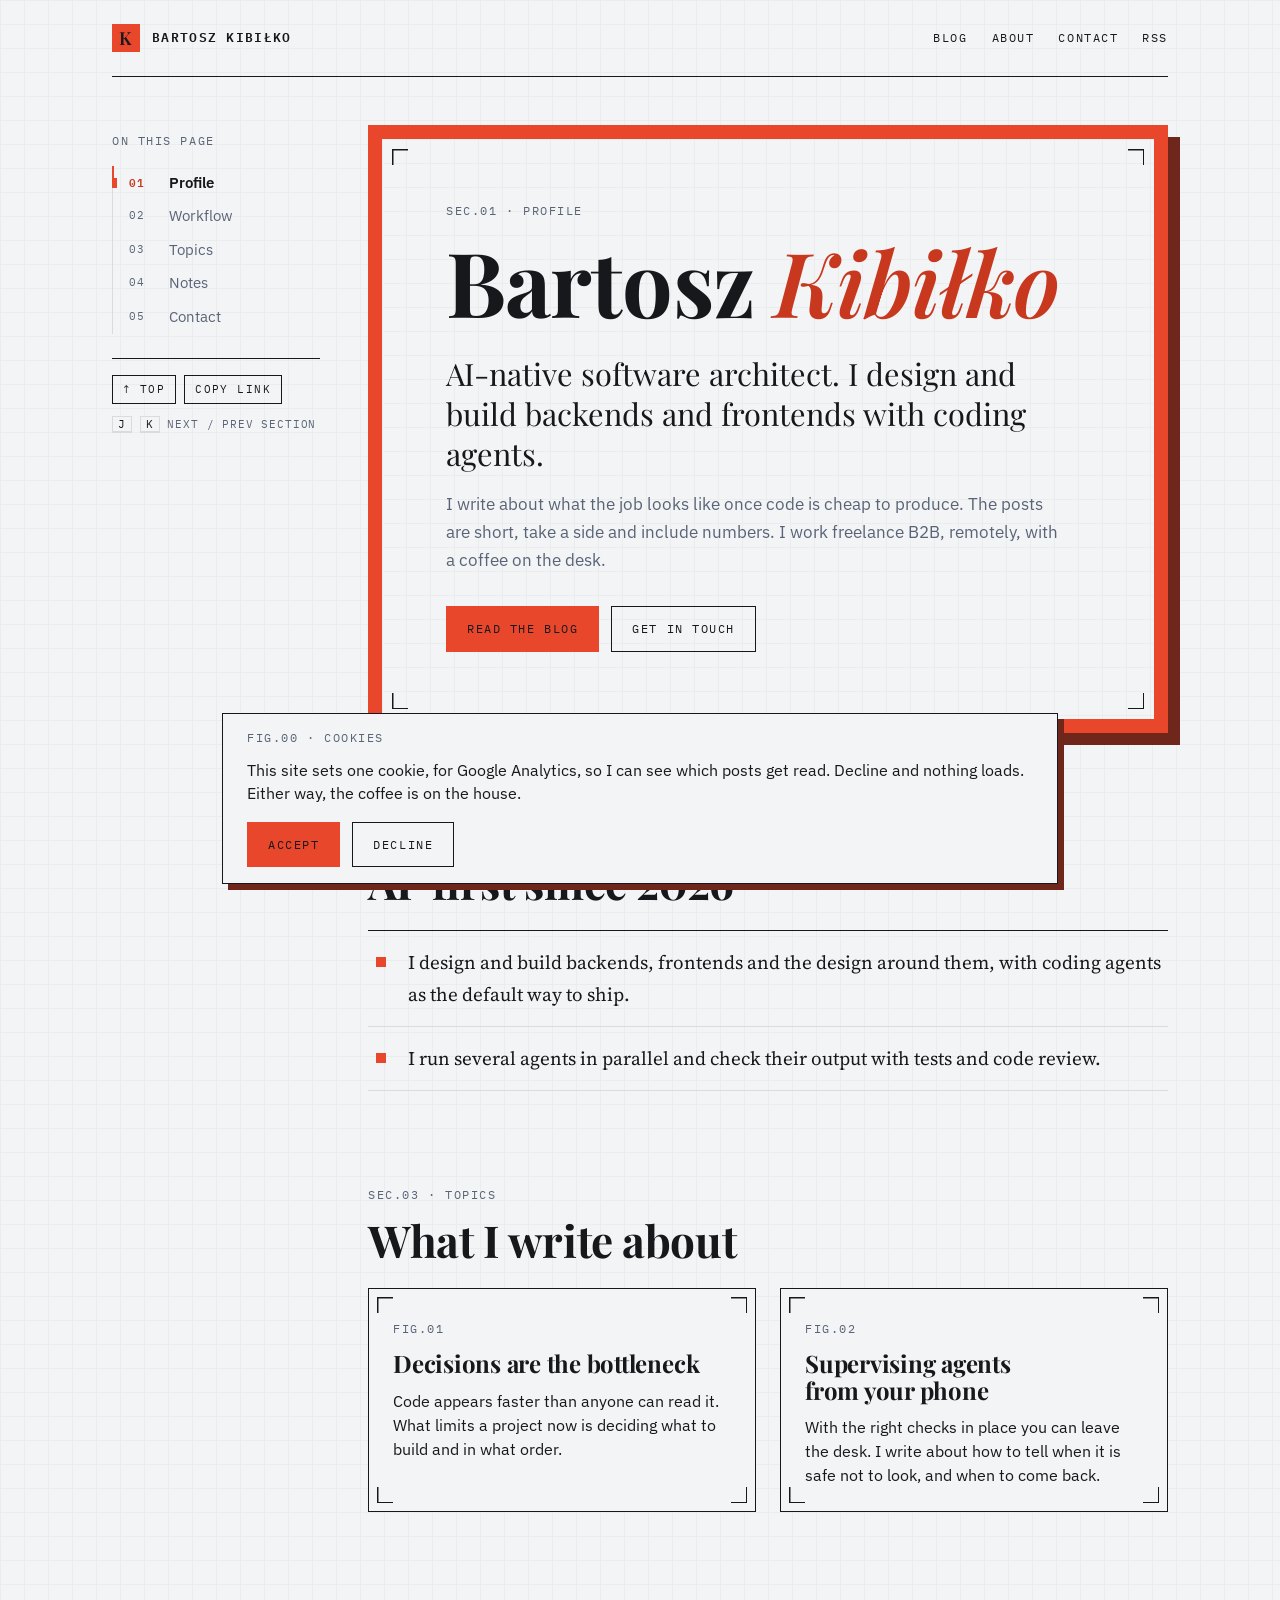
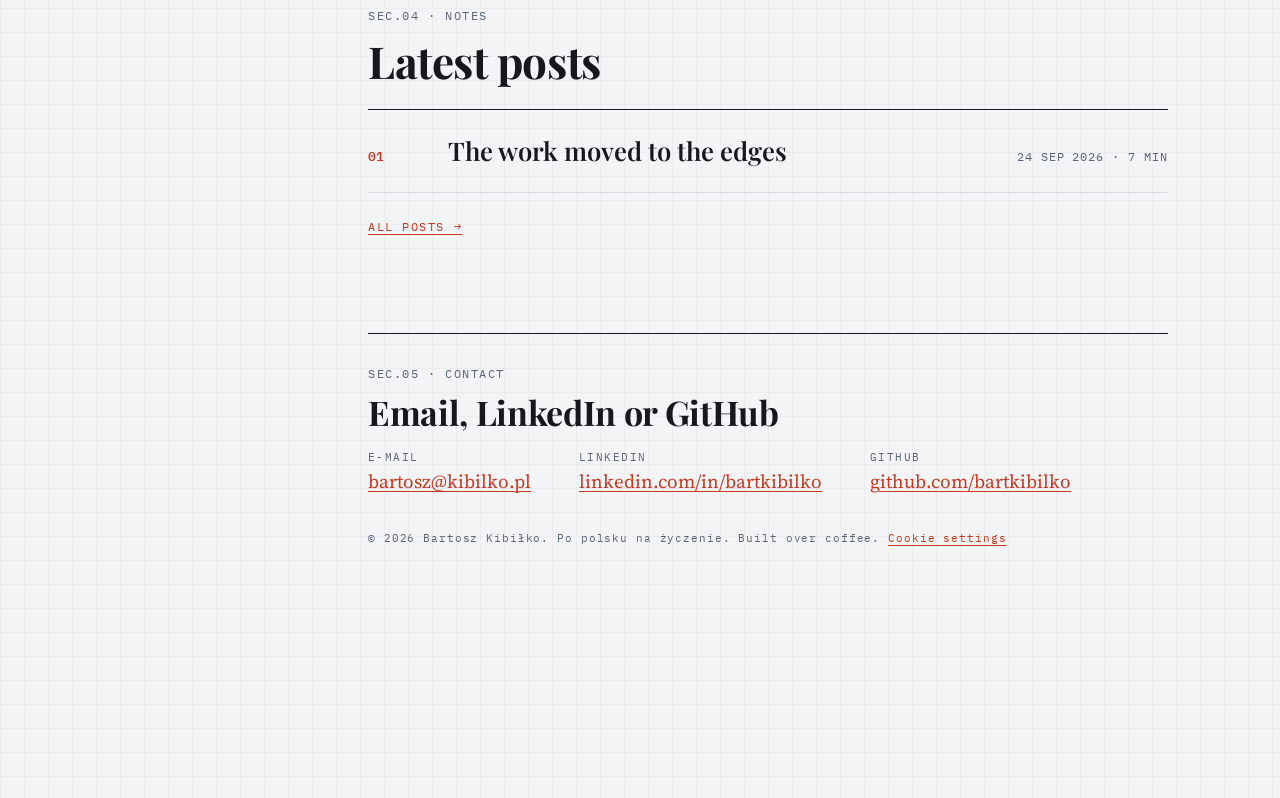
<file: index.html>
<!doctype html>
<html lang="en">
<head>
<meta charset="utf-8">
<meta name="viewport" content="width=device-width, initial-scale=1">
<title>Bartosz Kibiłko, AI-native software architect</title>
<meta name="description" content="AI-native software architect. Backends, frontends and the design around them, built with coding agents since 2026. Blog on AI agents and PHP. Freelance B2B, remote.">
<link rel="canonical" href="https://www.kibilko.pl/">
<meta property="og:type" content="website">
<meta property="og:site_name" content="Bartosz Kibiłko">
<meta property="og:locale" content="en_US">
<meta property="og:title" content="Bartosz Kibiłko, AI-native software architect">
<meta property="og:description" content="AI-native software architect. Backends, frontends and the design around them, built with coding agents since 2026. Blog on AI agents and PHP. Freelance B2B, remote.">
<meta property="og:url" content="https://www.kibilko.pl/">
<meta property="og:image" content="https://www.kibilko.pl/img/profile.jpg">
<meta property="og:image:type" content="image/jpeg">
<meta property="og:image:width" content="864">
<meta property="og:image:height" content="1184">
<meta property="og:image:alt" content="Portrait of Bartosz Kibiłko">
<meta name="twitter:card" content="summary">
<meta name="twitter:title" content="Bartosz Kibiłko, AI-native software architect">
<meta name="twitter:description" content="AI-native software architect. Backends, frontends and the design around them, built with coding agents since 2026. Blog on AI agents and PHP. Freelance B2B, remote.">
<meta name="twitter:image" content="https://www.kibilko.pl/img/profile.jpg">
<meta name="twitter:image:alt" content="Portrait of Bartosz Kibiłko">
<meta name="color-scheme" content="light dark">
<link rel="icon" href="favicon.ico" sizes="32x32">
<link rel="icon" href="favicon.svg" type="image/svg+xml">
<link rel="apple-touch-icon" href="apple-touch-icon.png">
<link rel="preload" href="fonts/playfairdisplay/PlayfairDisplay-VF.woff2" as="font" type="font/woff2" crossorigin>
<link rel="alternate" type="application/rss+xml" title="Bartosz Kibiłko · Blog" href="/feed.xml">
<link rel="stylesheet" href="css/tokens.css?v=20260926b">
<link rel="stylesheet" href="css/site.css?v=20260926b">
<script src="js/consent.js?v=20260926b" defer></script>
<script src="js/nav.js?v=20260926b" defer></script>
<script type="application/ld+json">
{
  "@context": "https://schema.org",
  "@graph": [
    {
      "@type": "Person",
      "name": "Bartosz Kibiłko",
      "url": "https://www.kibilko.pl/",
      "jobTitle": "AI-native software architect",
      "knowsAbout": [
        "PHP",
        "Backend architecture",
        "AI agents",
        "AI-assisted software development",
        "Frontend development",
        "UI design"
      ],
      "knowsLanguage": [
        "pl",
        "en"
      ],
      "sameAs": [
        "https://www.linkedin.com/in/bartkibilko/",
        "https://github.com/bartkibilko"
      ],
      "@id": "https://www.kibilko.pl/#person"
    },
    {
      "@type": "WebSite",
      "@id": "https://www.kibilko.pl/#website",
      "name": "Bartosz Kibiłko",
      "url": "https://www.kibilko.pl/",
      "inLanguage": "en",
      "publisher": {
        "@id": "https://www.kibilko.pl/#person"
      }
    }
  ]
}
</script>
</head>
<body class="dir-blueprint">
<a class="skip" href="#main">Skip to content</a>
<div class="page">
<header class="site-head">
  <a class="brand" href="/"><span class="brand-mark" aria-hidden="true">K</span>Bartosz Kibiłko</a>
  <nav aria-label="Main"><a href="/blog/">Blog</a><a href="/#about">About</a><a href="#contact">Contact</a><a href="/feed.xml">RSS</a></nav>
</header>

<div class="read read-home">
<nav class="toc" data-toc aria-label="On this page"></nav>
<div class="home-body">
<main id="main">
  <section class="hero" id="about" data-sec>
    <p class="label">SEC.01 · PROFILE</p>
    <h1>Bartosz <em>Kibiłko</em></h1>
    <p class="lede">AI-native software architect. I design and build backends and frontends with coding agents.</p>
    <p class="sub">I write about what the job looks like once code is cheap to produce. The posts are short, take a side and include numbers. I work freelance B2B, remotely, with a coffee on the desk.</p>
    <p class="actions"><a class="btn primary" href="/blog/">Read the blog</a><a class="btn" href="mailto:bartosz@kibilko.pl">Get in touch</a></p>
  </section>

  <section class="ai" id="workflow" data-sec>
    <p class="label">SEC.02 · WORKFLOW</p>
    <h2>AI-first since 2026</h2>
    <ul class="checks"><li>I design and build backends, frontends and the design around them, with coding agents as the default way to ship.</li><li>I run several agents in parallel and check their output with tests and code review.</li></ul>
  </section>

  <section class="pillars" id="topics" data-sec>
    <p class="label">SEC.03 · TOPICS</p>
    <h2>What I write about</h2>
    <div class="pillar-grid">
    <article class="pillar"><p class="label">FIG.01</p><h3>Decisions are the bottleneck</h3><p>Code appears faster than anyone can read it. What limits a project now is deciding what to build and in what order.</p></article>
    <article class="pillar"><p class="label">FIG.02</p><h3>Supervising agents from your phone</h3><p>With the right checks in place you can leave the desk. I write about how to tell when it is safe not to look, and when to come back.</p></article>
    </div>
  </section>

  <section class="posts" id="notes" data-sec>
    <p class="label">SEC.04 · NOTES</p>
    <h2>Latest posts</h2>
    <ol class="post-list"><li><a href="/blog/the-work-moved-to-the-edges/"><span class="no">01</span><span class="t">The work moved to the edges</span><span class="m">24 Sep 2026 · 7 min</span></a></li></ol>
    <p class="more"><a href="/blog/">All posts →</a></p>
  </section>
</main>
<footer class="site-foot" id="contact" data-sec>
  <p class="label">SEC.05 · CONTACT</p>
  <h2>Email, LinkedIn or GitHub</h2>
  <ul class="contact"><li><span class="k">E-mail</span><a href="mailto:bartosz@kibilko.pl">bartosz@kibilko.pl</a></li><li><span class="k">LinkedIn</span><a href="https://www.linkedin.com/in/bartkibilko/" rel="me noopener">linkedin.com/in/bartkibilko</a></li><li><span class="k">GitHub</span><a href="https://github.com/bartkibilko" rel="me noopener">github.com/bartkibilko</a></li></ul>
  <p class="fine">© 2026 Bartosz Kibiłko. Po polsku na życzenie. Built over coffee.<button type="button" class="linklike" data-consent-open hidden>Cookie settings</button></p>
</footer>
</div>
</div>
</div>
</body>
</html>
</file>
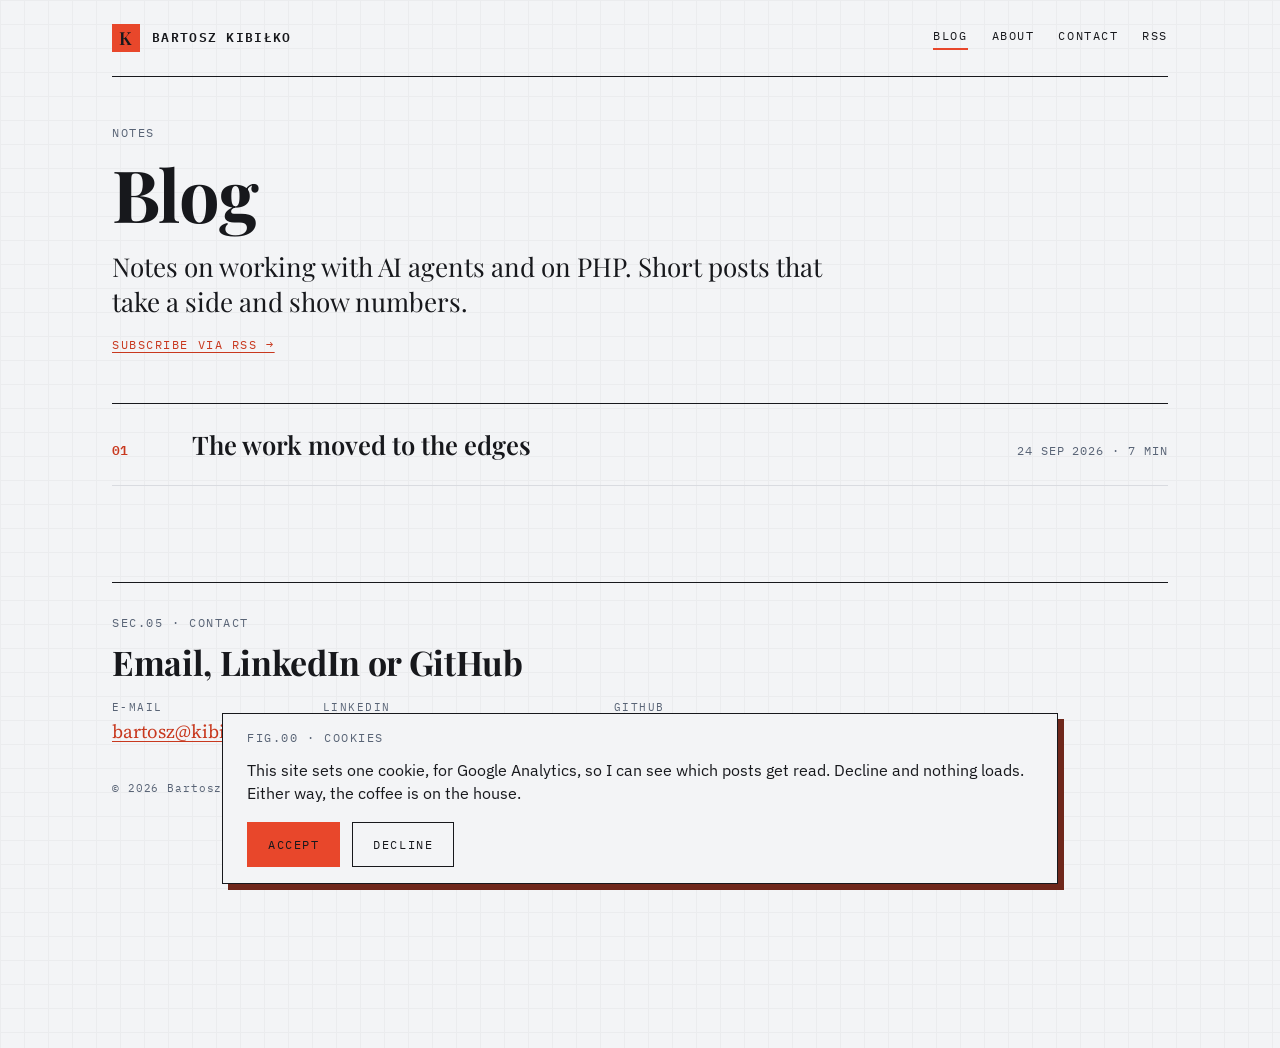
<file: blog/index.html>
<!doctype html>
<html lang="en">
<head>
<meta charset="utf-8">
<meta name="viewport" content="width=device-width, initial-scale=1">
<title>Blog | Bartosz Kibiłko, AI-native software architect</title>
<meta name="description" content="Notes on working with AI agents and on PHP, and on what the job becomes once code is cheap. Short posts that take a side and show numbers.">
<link rel="canonical" href="https://www.kibilko.pl/blog/">
<meta property="og:type" content="website">
<meta property="og:site_name" content="Bartosz Kibiłko">
<meta property="og:locale" content="en_US">
<meta property="og:title" content="Blog | Bartosz Kibiłko, AI-native software architect">
<meta property="og:description" content="Notes on working with AI agents and on PHP, and on what the job becomes once code is cheap. Short posts that take a side and show numbers.">
<meta property="og:url" content="https://www.kibilko.pl/blog/">
<meta property="og:image" content="https://www.kibilko.pl/img/profile.jpg">
<meta property="og:image:type" content="image/jpeg">
<meta property="og:image:width" content="864">
<meta property="og:image:height" content="1184">
<meta property="og:image:alt" content="Portrait of Bartosz Kibiłko">
<meta name="twitter:card" content="summary">
<meta name="twitter:title" content="Blog | Bartosz Kibiłko, AI-native software architect">
<meta name="twitter:description" content="Notes on working with AI agents and on PHP, and on what the job becomes once code is cheap. Short posts that take a side and show numbers.">
<meta name="twitter:image" content="https://www.kibilko.pl/img/profile.jpg">
<meta name="twitter:image:alt" content="Portrait of Bartosz Kibiłko">
<meta name="color-scheme" content="light dark">
<link rel="icon" href="../favicon.ico" sizes="32x32">
<link rel="icon" href="../favicon.svg" type="image/svg+xml">
<link rel="apple-touch-icon" href="../apple-touch-icon.png">
<link rel="preload" href="../fonts/playfairdisplay/PlayfairDisplay-VF.woff2" as="font" type="font/woff2" crossorigin>
<link rel="alternate" type="application/rss+xml" title="Bartosz Kibiłko · Blog" href="/feed.xml">
<link rel="stylesheet" href="../css/tokens.css?v=20260926b">
<link rel="stylesheet" href="../css/site.css?v=20260926b">
<script src="../js/consent.js?v=20260926b" defer></script>
</head>
<body class="dir-blueprint">
<a class="skip" href="#main">Skip to content</a>
<div class="page">
<header class="site-head">
  <a class="brand" href="/"><span class="brand-mark" aria-hidden="true">K</span>Bartosz Kibiłko</a>
  <nav aria-label="Main"><a href="/blog/" aria-current="page">Blog</a><a href="/#about">About</a><a href="#contact">Contact</a><a href="/feed.xml">RSS</a></nav>
</header>

<main id="main">
  <section class="blog-index">
    <p class="label">NOTES</p>
    <h1 class="page-title">Blog</h1>
    <p class="page-lede">Notes on working with AI agents and on PHP. Short posts that take a side and show numbers.</p>
    <p class="more subscribe"><a href="/feed.xml">Subscribe via RSS →</a></p>
    <div class="posts">
    <ol class="post-list"><li><a href="/blog/the-work-moved-to-the-edges/"><span class="no">01</span><span class="t">The work moved to the edges</span><span class="m">24 Sep 2026 · 7 min</span></a></li></ol>
    </div>
  </section>
</main>
<footer class="site-foot" id="contact">
  <p class="label">SEC.05 · CONTACT</p>
  <h2>Email, LinkedIn or GitHub</h2>
  <ul class="contact"><li><span class="k">E-mail</span><a href="mailto:bartosz@kibilko.pl">bartosz@kibilko.pl</a></li><li><span class="k">LinkedIn</span><a href="https://www.linkedin.com/in/bartkibilko/" rel="me noopener">linkedin.com/in/bartkibilko</a></li><li><span class="k">GitHub</span><a href="https://github.com/bartkibilko" rel="me noopener">github.com/bartkibilko</a></li></ul>
  <p class="fine">© 2026 Bartosz Kibiłko. Po polsku na życzenie. Built over coffee.<button type="button" class="linklike" data-consent-open hidden>Cookie settings</button></p>
</footer>
</div>
</body>
</html>
</file>
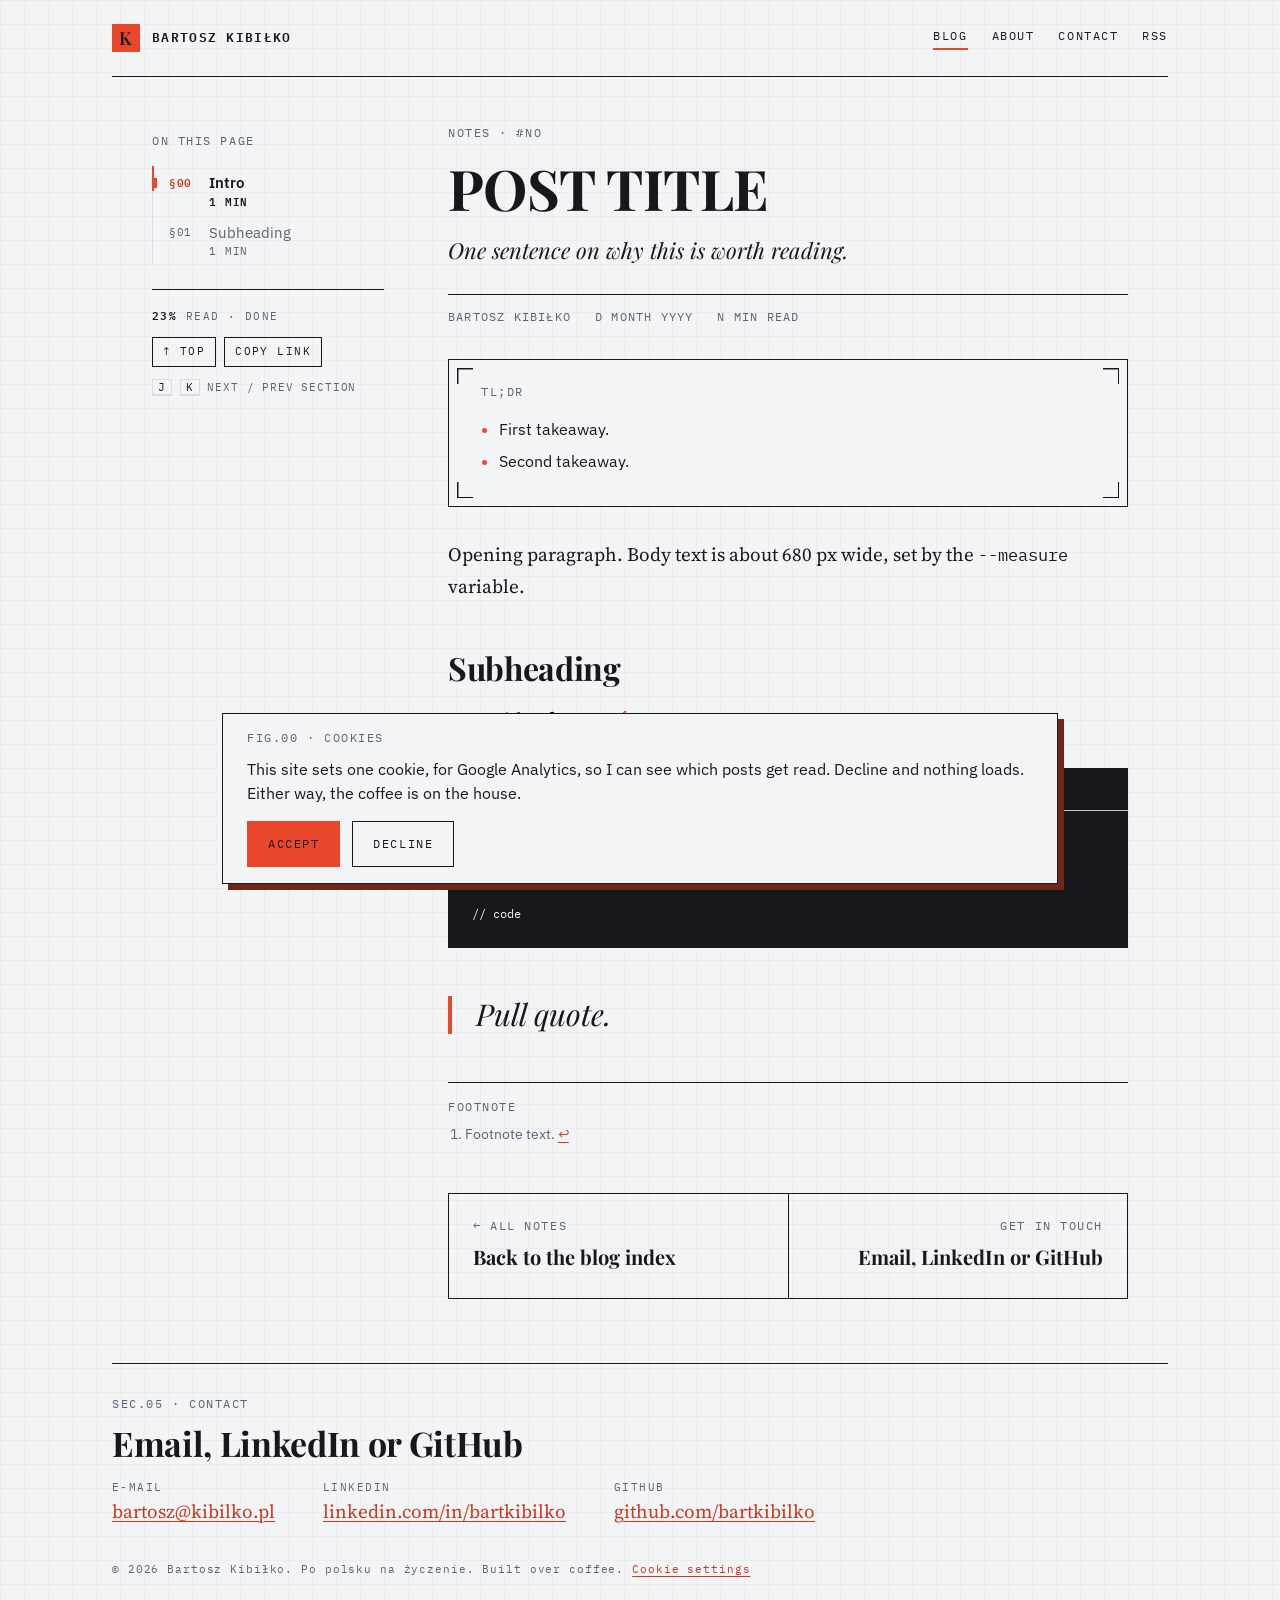
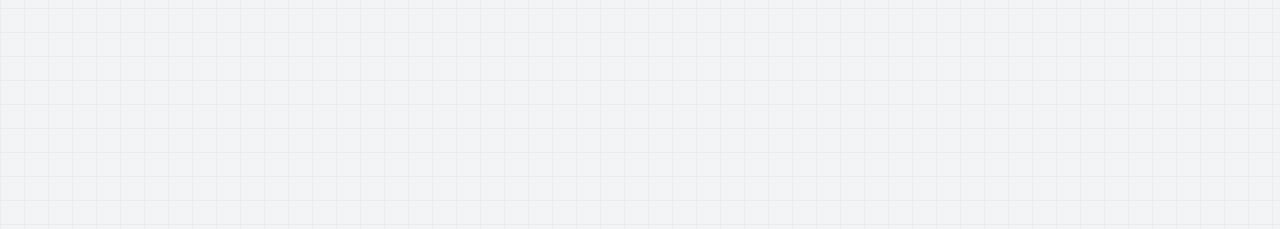
<file: _templates/post/index.html>
<!doctype html>
<html lang="en">
<head>
<!-- POST TEMPLATE. Lives in _templates/ so GitHub Pages (Jekyll) does not publish it.
     Provide an existing post image, its MIME type, real pixel dimensions and descriptive alt text.
     Use the true publication date consistently in metadata, JSON-LD, visible time and RSS.
     JSON-escape values in JSON-LD and HTML-escape attribute values.
     To publish: copy to blog/<slug>/index.html, drop the noindex meta, replace every ALL-CAPS placeholder,
     add the post as a new <li> at the top of the <ol class="post-list"> in blog/index.html and in "Latest posts" in index.html,
     to sitemap.xml and as a new <item> at the top of feed.xml. After changing css/ or js/, bump the ?v= on their links in every page. Run python3 scripts/seo-check.py before requesting publication review. Give every <h2> a short kebab-case id: js/nav.js builds the contents rail from them. -->
<meta charset="utf-8">
<meta name="viewport" content="width=device-width, initial-scale=1">
<title>POST TITLE | Bartosz Kibiłko</title>
<meta name="description" content="ONE-SENTENCE SUMMARY.">
<meta name="robots" content="noindex">
<link rel="canonical" href="https://www.kibilko.pl/blog/SLUG/">
<meta property="og:type" content="article">
<meta property="og:site_name" content="Bartosz Kibiłko">
<meta property="og:locale" content="en_US">
<meta property="og:title" content="POST TITLE">
<meta property="og:description" content="ONE-SENTENCE SUMMARY.">
<meta property="og:url" content="https://www.kibilko.pl/blog/SLUG/">
<meta property="og:image" content="https://www.kibilko.pl/blog/SLUG/IMAGE-FILENAME">
<meta property="og:image:type" content="IMAGE-MIME-TYPE">
<meta property="og:image:width" content="IMAGE-WIDTH">
<meta property="og:image:height" content="IMAGE-HEIGHT">
<meta property="og:image:alt" content="IMAGE-ALT-TEXT">
<meta property="article:published_time" content="YYYY-MM-DD">
<meta name="twitter:card" content="summary_large_image">
<meta name="twitter:title" content="POST TITLE">
<meta name="twitter:description" content="ONE-SENTENCE SUMMARY.">
<meta name="twitter:image" content="https://www.kibilko.pl/blog/SLUG/IMAGE-FILENAME">
<meta name="twitter:image:alt" content="IMAGE-ALT-TEXT">
<meta name="color-scheme" content="light dark">
<link rel="icon" href="../../favicon.ico" sizes="32x32">
<link rel="icon" href="../../favicon.svg" type="image/svg+xml">
<link rel="apple-touch-icon" href="../../apple-touch-icon.png">
<link rel="preload" href="../../fonts/playfairdisplay/PlayfairDisplay-VF.woff2" as="font" type="font/woff2" crossorigin>
<link rel="alternate" type="application/rss+xml" title="Bartosz Kibiłko · Blog" href="/feed.xml">
<link rel="stylesheet" href="../../css/tokens.css?v=20260926b">
<link rel="stylesheet" href="../../css/site.css?v=20260926b">
<script src="../../js/consent.js?v=20260926b" defer></script>
<script src="../../js/nav.js?v=20260926b" defer></script>
<script type="application/ld+json">
{
  "@context": "https://schema.org",
  "@type": "BlogPosting",
  "@id": "https://www.kibilko.pl/blog/SLUG/#post",
  "url": "https://www.kibilko.pl/blog/SLUG/",
  "mainEntityOfPage": "https://www.kibilko.pl/blog/SLUG/",
  "headline": "POST TITLE",
  "description": "ONE-SENTENCE SUMMARY.",
  "inLanguage": "en",
  "datePublished": "YYYY-MM-DD",
  "image": "https://www.kibilko.pl/blog/SLUG/IMAGE-FILENAME",
  "author": {
    "@type": "Person",
    "@id": "https://www.kibilko.pl/#person",
    "name": "Bartosz Kibiłko",
    "url": "https://www.kibilko.pl/"
  }
}
</script>
</head>
<body class="dir-blueprint">
<a class="skip" href="#main">Skip to content</a>
<div class="page">
<header class="site-head">
  <a class="brand" href="/"><span class="brand-mark" aria-hidden="true">K</span>Bartosz Kibiłko</a>
  <nav aria-label="Main"><a href="/blog/" aria-current="page">Blog</a><a href="/#about">About</a><a href="#contact">Contact</a><a href="/feed.xml">RSS</a></nav>
</header>

<main id="main" class="read">
<nav class="toc" data-toc aria-label="On this page"></nav>
<article class="post">
  <header class="post-head">
    <p class="label">NOTES · #NO</p>
    <h1>POST TITLE</h1>
    <p class="dek">One sentence on why this is worth reading.</p>
    <p class="meta"><a href="/#about" style="color:inherit;text-decoration:none">Bartosz Kibiłko</a><time datetime="YYYY-MM-DD">D Month YYYY</time><span>N min read</span></p>
  </header>

  <aside class="tldr"><p class="label">TL;DR</p><ul><li>First takeaway.</li><li>Second takeaway.</li></ul></aside>

  <p>Opening paragraph. Body text is about 680 px wide, set by the <code>--measure</code> variable.</p>

  <h2 id="subheading">Subheading</h2>

  <p>Text with a footnote<sup class="fn"><a id="fnref1" href="#fn1" aria-label="Footnote 1">1</a></sup>.</p>

  <figure class="code"><figcaption>LISTING 01 · PHP</figcaption><pre><code>&lt;?php
declare(strict_types=1);

// code</code></pre></figure>

  <blockquote class="pull"><p>Pull quote.</p></blockquote>

  <aside class="footnotes"><p class="label">FOOTNOTE</p><ol><li id="fn1">Footnote text. <a href="#fnref1" aria-label="Back to text">↩</a></li></ol></aside>
  <!-- End-of-post navigation. Once there is an older or newer post, point one cell at it:
       <a href="/blog/SLUG/"><p class="label">Previous · #NO</p><span class="t">POST TITLE</span></a> -->
  <nav class="post-end" aria-label="More">
    <a href="/blog/"><p class="label">← All notes</p><span class="t">Back to the blog index</span></a>
    <a href="#contact"><p class="label">Get in touch</p><span class="t">Email, LinkedIn or GitHub</span></a>
  </nav>
</article>
</main>
<footer class="site-foot" id="contact">
  <p class="label">SEC.05 · CONTACT</p>
  <h2>Email, LinkedIn or GitHub</h2>
  <ul class="contact"><li><span class="k">E-mail</span><a href="mailto:bartosz@kibilko.pl">bartosz@kibilko.pl</a></li><li><span class="k">LinkedIn</span><a href="https://www.linkedin.com/in/bartkibilko/" rel="me noopener">linkedin.com/in/bartkibilko</a></li><li><span class="k">GitHub</span><a href="https://github.com/bartkibilko" rel="me noopener">github.com/bartkibilko</a></li></ul>
  <p class="fine">© 2026 Bartosz Kibiłko. Po polsku na życzenie. Built over coffee.<button type="button" class="linklike" data-consent-open hidden>Cookie settings</button></p>
</footer>
</div>
</body>
</html>
</file>
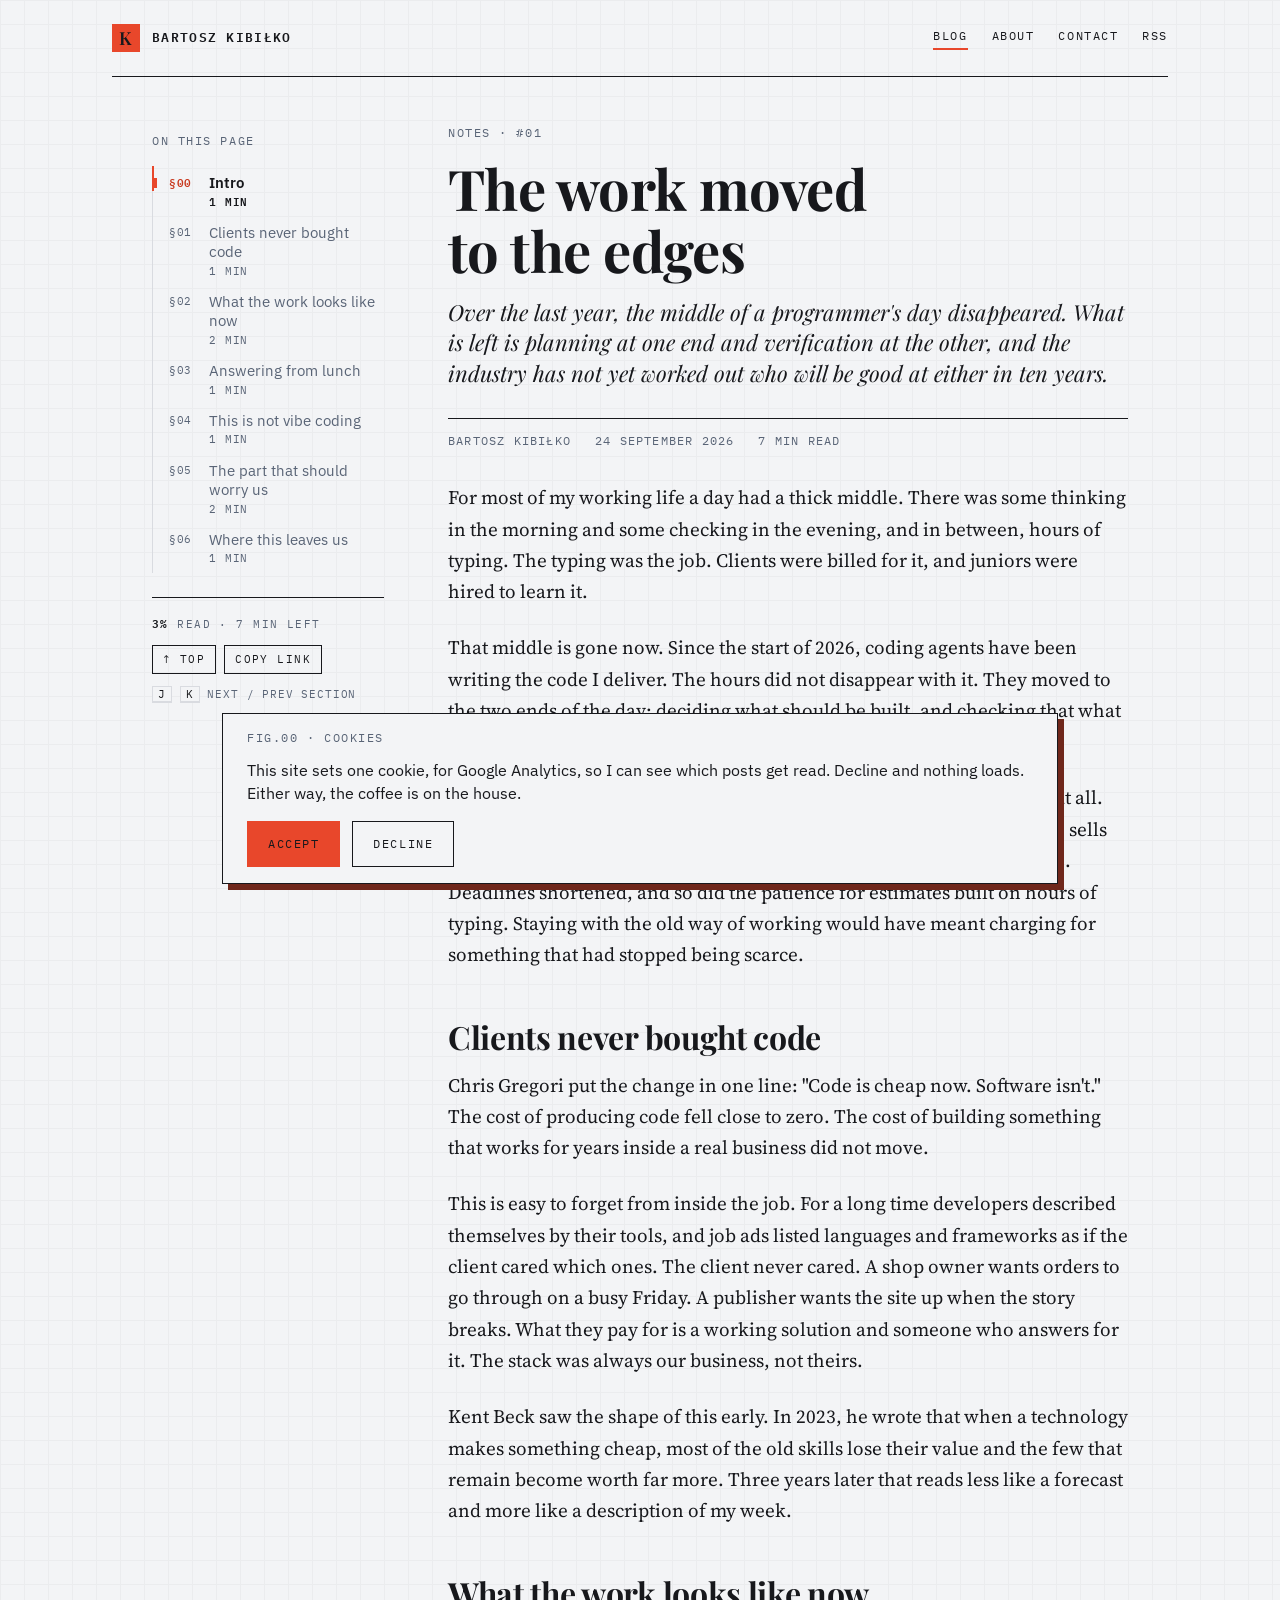
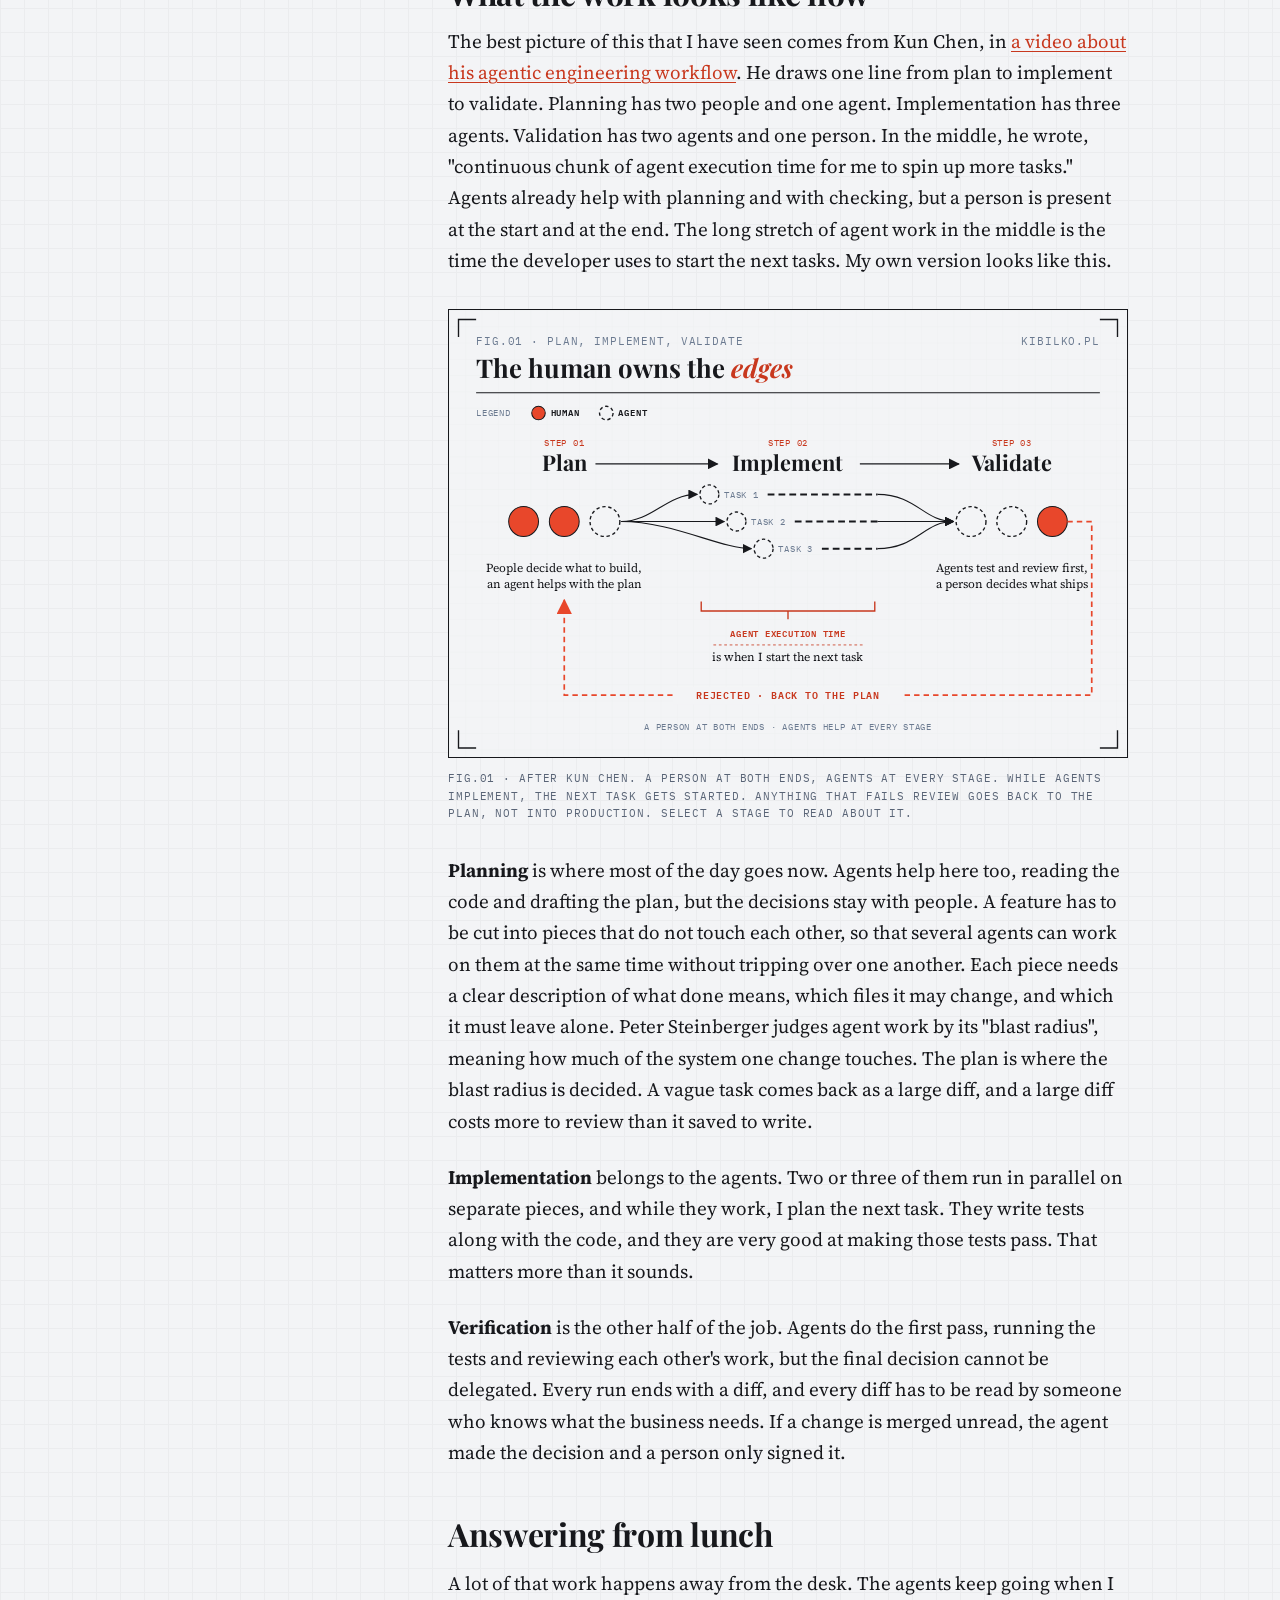
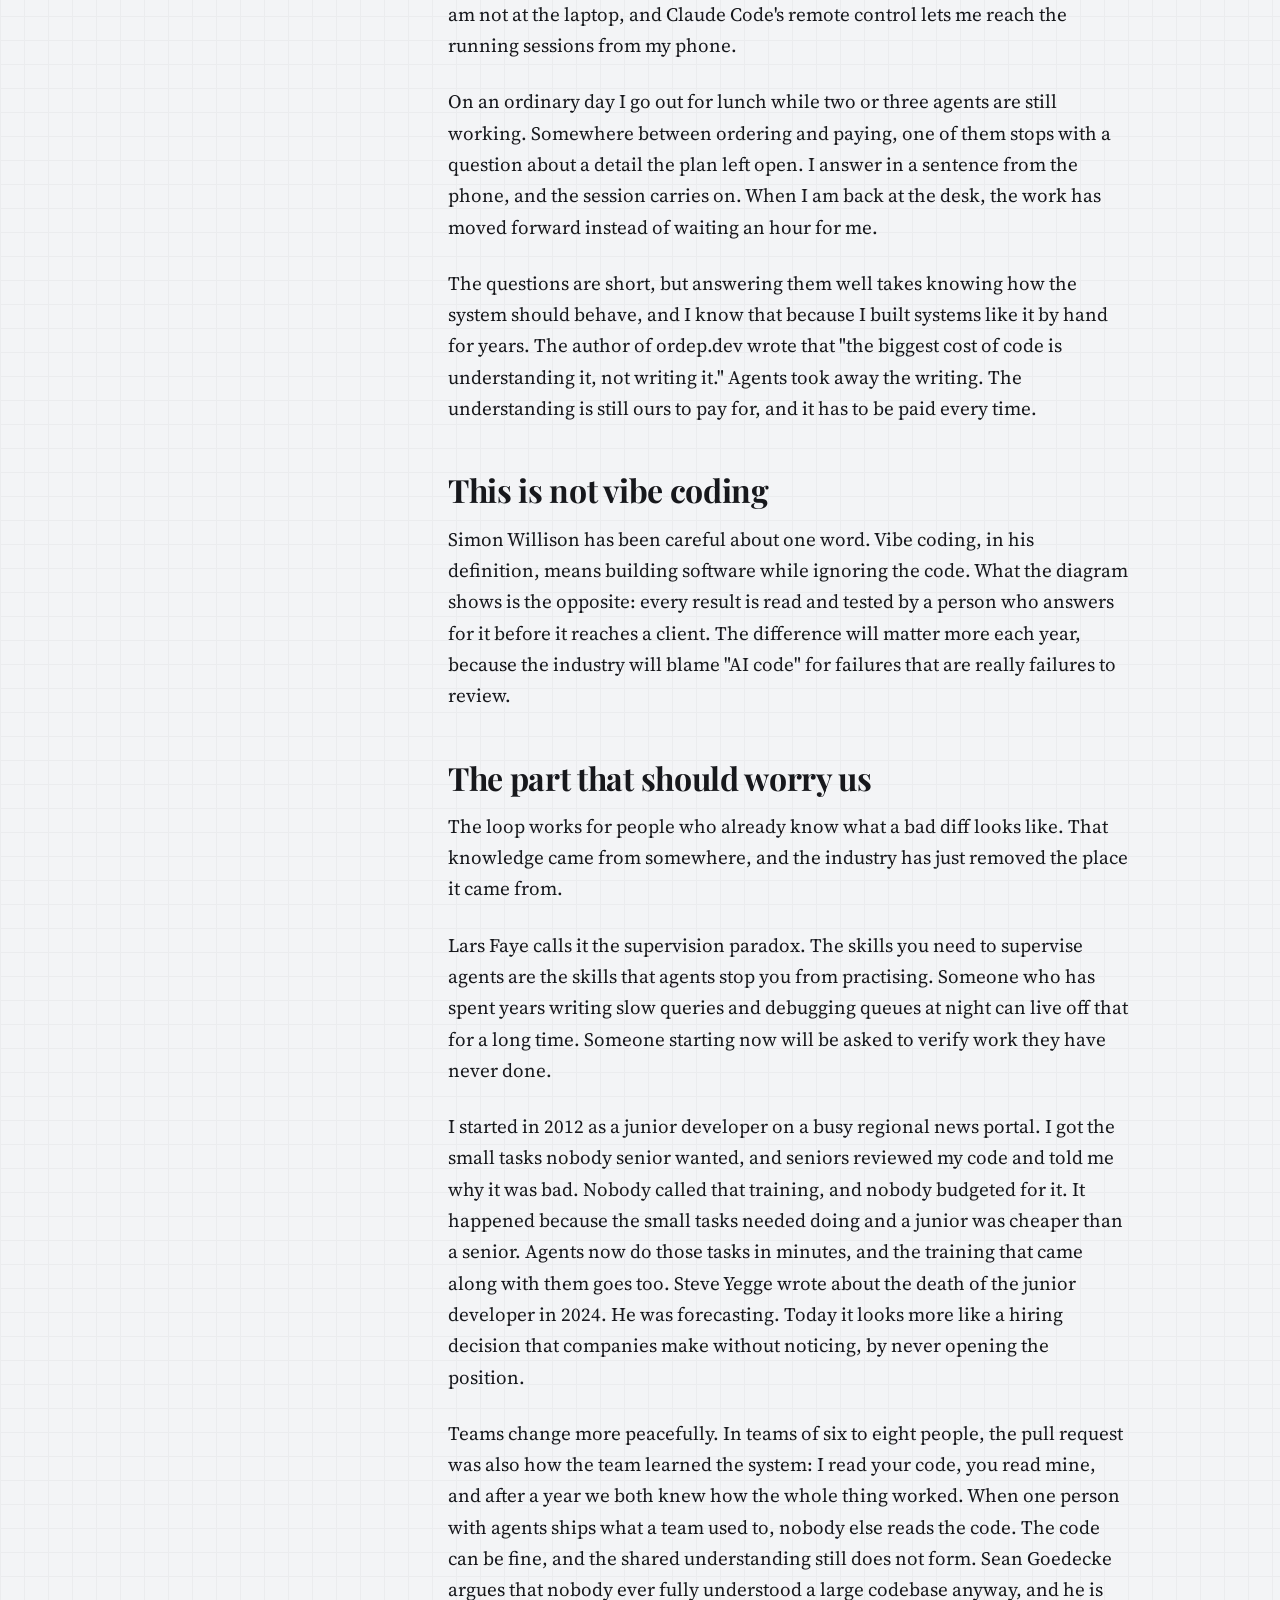
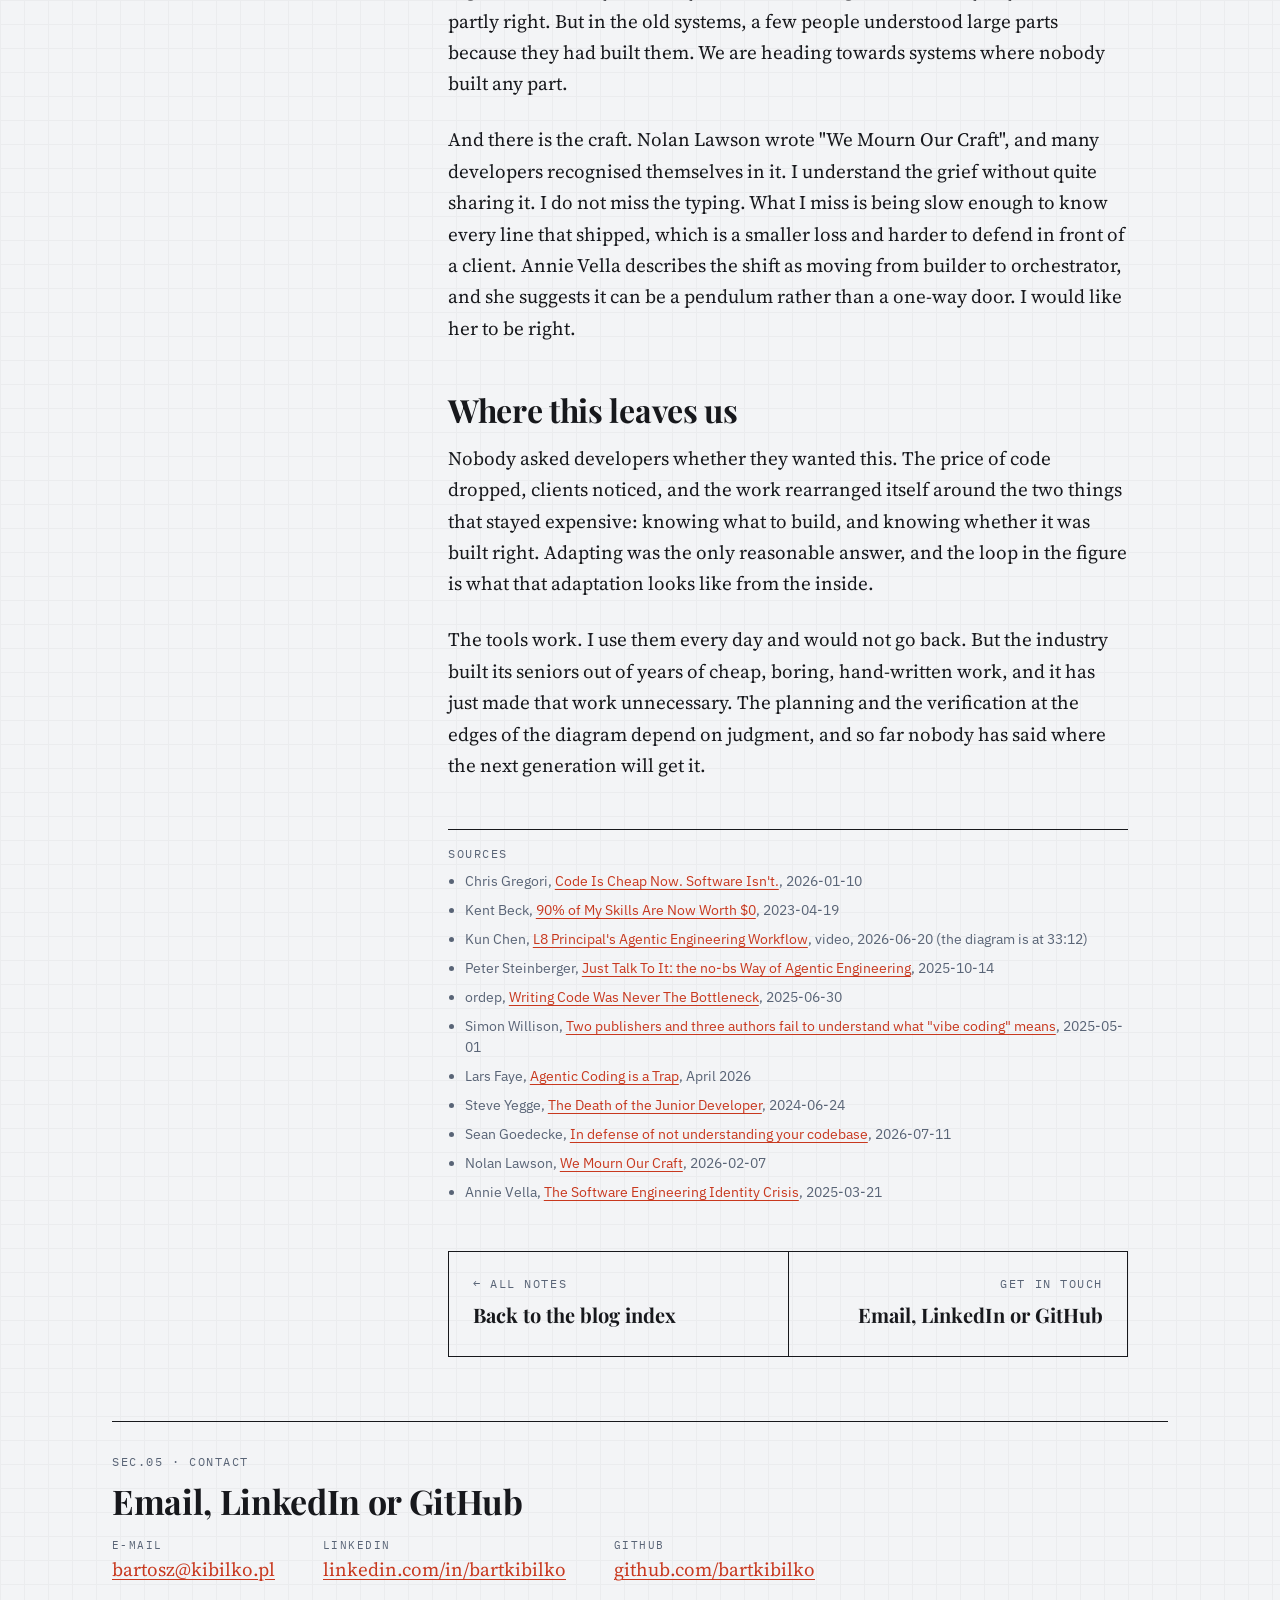
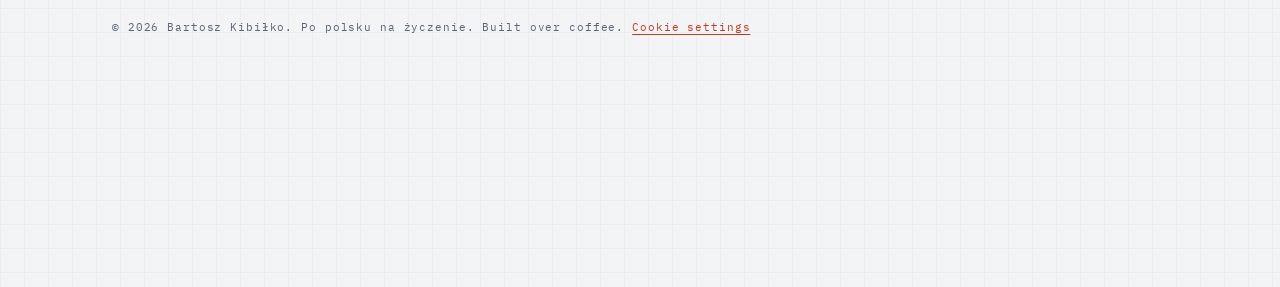
<file: blog/the-work-moved-to-the-edges/index.html>
<!doctype html>
<html lang="en">
<head>
<meta charset="utf-8">
<meta name="viewport" content="width=device-width, initial-scale=1">
<title>The work moved to the edges | Bartosz Kibiłko</title>
<meta name="description" content="Over the last year, the middle of a programmer&#x27;s day disappeared. What is left is planning at one end and verification at the other, and the industry has not yet worked out who will be good at either in ten years.">
<link rel="canonical" href="https://www.kibilko.pl/blog/the-work-moved-to-the-edges/">
<meta property="og:type" content="article">
<meta property="og:site_name" content="Bartosz Kibiłko">
<meta property="og:locale" content="en_US">
<meta property="og:title" content="The work moved to the edges">
<meta property="og:description" content="Over the last year, the middle of a programmer&#x27;s day disappeared. What is left is planning at one end and verification at the other, and the industry has not yet worked out who will be good at either in ten years.">
<meta property="og:url" content="https://www.kibilko.pl/blog/the-work-moved-to-the-edges/">
<meta property="og:image" content="https://www.kibilko.pl/blog/the-work-moved-to-the-edges/og.png">
<meta property="og:image:width" content="1200">
<meta property="og:image:height" content="630">
<meta property="og:image:alt" content="The work moved to the edges: FIG.01, The human owns the edges">
<meta property="article:published_time" content="2026-09-24">
<meta name="twitter:card" content="summary_large_image">
<meta name="twitter:title" content="The work moved to the edges">
<meta name="twitter:description" content="Over the last year, the middle of a programmer&#x27;s day disappeared. What is left is planning at one end and verification at the other, and the industry has not yet worked out who will be good at either in ten years.">
<meta name="twitter:image" content="https://www.kibilko.pl/blog/the-work-moved-to-the-edges/og.png">
<meta name="twitter:image:alt" content="The work moved to the edges: FIG.01, The human owns the edges">
<meta name="color-scheme" content="light dark">
<link rel="icon" href="../../favicon.ico" sizes="32x32">
<link rel="icon" href="../../favicon.svg" type="image/svg+xml">
<link rel="apple-touch-icon" href="../../apple-touch-icon.png">
<link rel="preload" href="../../fonts/playfairdisplay/PlayfairDisplay-VF.woff2" as="font" type="font/woff2" crossorigin>
<link rel="alternate" type="application/rss+xml" title="Bartosz Kibiłko · Blog" href="/feed.xml">
<link rel="stylesheet" href="../../css/tokens.css?v=20260926b">
<link rel="stylesheet" href="../../css/site.css?v=20260926b">
<script src="../../js/consent.js?v=20260926b" defer></script>
<script src="../../js/nav.js?v=20260926b" defer></script>
<script type="application/ld+json">
{
  "@context": "https://schema.org",
  "@type": "BlogPosting",
  "@id": "https://www.kibilko.pl/blog/the-work-moved-to-the-edges/#post",
  "url": "https://www.kibilko.pl/blog/the-work-moved-to-the-edges/",
  "mainEntityOfPage": "https://www.kibilko.pl/blog/the-work-moved-to-the-edges/",
  "headline": "The work moved to the edges",
  "description": "Over the last year, the middle of a programmer's day disappeared. What is left is planning at one end and verification at the other, and the industry has not yet worked out who will be good at either in ten years.",
  "inLanguage": "en",
  "datePublished": "2026-09-24",
  "image": "https://www.kibilko.pl/blog/the-work-moved-to-the-edges/og.png",
  "author": {
    "@type": "Person",
    "@id": "https://www.kibilko.pl/#person",
    "name": "Bartosz Kibiłko",
    "url": "https://www.kibilko.pl/"
  }
}
</script>
</head>
<body class="dir-blueprint">
<a class="skip" href="#main">Skip to content</a>
<div class="page">
<header class="site-head">
  <a class="brand" href="/"><span class="brand-mark" aria-hidden="true">K</span>Bartosz Kibiłko</a>
  <nav aria-label="Main"><a href="/blog/" aria-current="page">Blog</a><a href="/#about">About</a><a href="#contact">Contact</a><a href="/feed.xml">RSS</a></nav>
</header>

<main id="main" class="read">
<nav class="toc" data-toc aria-label="On this page"></nav>
<article class="post">
  <header class="post-head">
    <p class="label">NOTES · #01</p>
    <h1>The work moved to the edges</h1>
    <p class="dek">Over the last year, the middle of a programmer's day disappeared. What is left is planning at one end and verification at the other, and the industry has not yet worked out who will be good at either in ten years.</p>
    <p class="meta"><a href="/#about" style="color:inherit;text-decoration:none">Bartosz Kibiłko</a><time datetime="2026-09-24">24 September 2026</time><span>7 min read</span></p>
  </header>

<p>For most of my working life a day had a thick middle. There was some thinking in the morning and some checking in the evening, and in between, hours of typing. The typing was the job. Clients were billed for it, and juniors were hired to learn it.</p>
<p>That middle is gone now. Since the start of 2026, coding agents have been writing the code I deliver. The hours did not disappear with it. They moved to the two ends of the day: deciding what should be built, and checking that what came back is right.</p>
<p>I would like to say this was a clever choice. It was not much of a choice at all. The industry changed the price of code in about a year, and anyone who sells software work had to change with it. Clients saw what the tools could do. Deadlines shortened, and so did the patience for estimates built on hours of typing. Staying with the old way of working would have meant charging for something that had stopped being scarce.</p>
<h2 id="clients-never-bought-code">Clients never bought code</h2>
<p>Chris Gregori put the change in one line: "Code is cheap now. Software isn't." The cost of producing code fell close to zero. The cost of building something that works for years inside a real business did not move.</p>
<p>This is easy to forget from inside the job. For a long time developers described themselves by their tools, and job ads listed languages and frameworks as if the client cared which ones. The client never cared. A shop owner wants orders to go through on a busy Friday. A publisher wants the site up when the story breaks. What they pay for is a working solution and someone who answers for it. The stack was always our business, not theirs.</p>
<p>Kent Beck saw the shape of this early. In 2023, he wrote that when a technology makes something cheap, most of the old skills lose their value and the few that remain become worth far more. Three years later that reads less like a forecast and more like a description of my week.</p>
<h2 id="what-the-work-looks-like-now">What the work looks like now</h2>
<p>The best picture of this that I have seen comes from Kun Chen, in <a href="https://www.youtube.com/watch?v=iQyg-KypKAA&amp;t=1992s">a video about his agentic engineering workflow</a>. He draws one line from plan to implement to validate. Planning has two people and one agent. Implementation has three agents. Validation has two agents and one person. In the middle, he wrote, "continuous chunk of agent execution time for me to spin up more tasks." Agents already help with planning and with checking, but a person is present at the start and at the end. The long stretch of agent work in the middle is the time the developer uses to start the next tasks. My own version looks like this.</p>
<figure class="fig"><svg class="fig-svg" xmlns="http://www.w3.org/2000/svg" viewBox="0 0 1000 660" role="img" aria-labelledby="fig01-title fig01-desc">
  <title id="fig01-title">FIG.01 · Plan, implement, validate, 2026</title>
  <desc id="fig01-desc">Three stages on one line. At Plan, two humans decide what to build and one agent helps. At Implement, agents work on two or three tasks in parallel, started one after another. At Validate, two agents test and review first and one human decides what ships. A bracket under Implement marks agent execution time as the time the human uses to start more tasks. Rejected work goes back to planning. Humans are drawn as solid filled circles, agents as dashed outline circles.</desc>
  <defs>
    <pattern id="grid" width="24" height="24" patternUnits="userSpaceOnUse">
      <path d="M24 0H0V24" fill="none" stroke="#ebecee" stroke-width="1"/>
    </pattern>
    <marker id="arrow" viewBox="0 0 10 10" refX="9" refY="5" markerWidth="9" markerHeight="9" orient="auto-start-reverse">
      <path d="M0 0L10 5L0 10z" fill="#17181c"/>
    </marker>
    <marker id="arrow-accent" viewBox="0 0 10 10" refX="9" refY="5" markerWidth="9" markerHeight="9" orient="auto-start-reverse">
      <path d="M0 0L10 5L0 10z" fill="#e8472b"/>
    </marker>
    <style>
      .mono{font-family:"IBM Plex Mono",ui-monospace,monospace;letter-spacing:.08em}
      .serif{font-family:"Playfair Display",Georgia,serif}
      .body{font-family:"Source Serif 4",Georgia,serif}
      .human{fill:#e8472b;stroke:#17181c;stroke-width:1.5}
      .agent{fill:#f3f4f6;stroke:#17181c;stroke-width:2;stroke-dasharray:5 4}
      .hit{fill:#e8472b;fill-opacity:0;stroke:#e8472b;stroke-opacity:0;stroke-width:2;stroke-dasharray:7 5;cursor:pointer}
      a:hover .hit,a:focus-visible .hit{fill-opacity:.06;stroke-opacity:1}
      a:focus{outline:none}
    </style>
  </defs>

  <!-- paper, grid and corner marks -->
  <rect width="1000" height="660" fill="#f3f4f6"/>
  <rect width="1000" height="660" fill="url(#grid)"/>
  <g stroke="#17181c" stroke-width="2" fill="none">
    <path d="M14 40V14H40"/>
    <path d="M960 14H986V40"/>
    <path d="M14 620V646H40"/>
    <path d="M960 646H986V620"/>
  </g>

  <!-- header -->
  <text x="40" y="52" class="mono" font-size="16" fill="#6b7a90">FIG.01 · PLAN, IMPLEMENT, VALIDATE</text>
  <text x="960" y="52" class="mono" font-size="16" fill="#6b7a90" text-anchor="end">KIBILKO.PL</text>
  <text x="40" y="100" class="serif" font-size="38" font-weight="700" fill="#17181c">The human owns the <tspan font-style="italic" fill="#c8381e">edges</tspan></text>
  <line x1="40" y1="122" x2="960" y2="122" stroke="#17181c" stroke-width="1.5"/>

  <!-- legend -->
  <text x="40" y="157" class="mono" font-size="14" fill="#6b7a90">LEGEND</text>
  <circle cx="132" cy="152" r="10" class="human"/>
  <text x="150" y="157" class="mono" font-size="14" font-weight="600" fill="#17181c">HUMAN</text>
  <circle cx="232" cy="152" r="10" class="agent"/>
  <text x="250" y="157" class="mono" font-size="14" font-weight="600" fill="#17181c">AGENT</text>

  <!-- stage titles on one line -->
  <g class="mono" font-size="14" fill="#c8381e" text-anchor="middle">
    <text x="170" y="200">STEP 01</text>
    <text x="500" y="200">STEP 02</text>
    <text x="830" y="200">STEP 03</text>
  </g>
  <g class="serif" font-size="32" font-weight="700" fill="#17181c" text-anchor="middle">
    <text x="170" y="238">Plan</text>
    <text x="500" y="238">Implement</text>
    <text x="830" y="238">Validate</text>
  </g>
  <g stroke="#17181c" stroke-width="1.8" fill="none" marker-end="url(#arrow)">
    <path d="M216 227H396"/>
    <path d="M606 227H752"/>
  </g>

  <!-- 01 plan: two humans, one agent helping -->
  <circle cx="110" cy="312" r="22" class="human"/>
  <circle cx="170" cy="312" r="22" class="human"/>
  <circle cx="230" cy="312" r="22" class="agent"/>
  <g class="body" font-size="18" fill="#17181c" text-anchor="middle">
    <text x="170" y="386">People decide what to build,</text>
    <text x="170" y="410">an agent helps with the plan</text>
  </g>

  <!-- 02 implement: two or three tasks, started one after another -->
  <g>
    <circle cx="384" cy="272" r="14" class="agent"/>
    <text x="406" y="277" class="mono" font-size="13" fill="#6b7a90">TASK 1</text>
    <path d="M470 272H632" stroke="#17181c" stroke-width="3" stroke-dasharray="10 6"/>
  </g>
  <g>
    <circle cx="424" cy="312" r="14" class="agent"/>
    <text x="446" y="317" class="mono" font-size="13" fill="#6b7a90">TASK 2</text>
    <path d="M510 312H632" stroke="#17181c" stroke-width="3" stroke-dasharray="10 6"/>
  </g>
  <g>
    <circle cx="464" cy="352" r="14" class="agent"/>
    <text x="486" y="357" class="mono" font-size="13" fill="#6b7a90">TASK 3</text>
    <path d="M550 352H632" stroke="#17181c" stroke-width="3" stroke-dasharray="10 6"/>
  </g>

  <!-- plan fans out to tasks, tasks converge on validation -->
  <g stroke="#17181c" stroke-width="1.6" fill="none" marker-end="url(#arrow)">
    <path d="M254 312C300 312 320 272 366 272"/>
    <path d="M254 312C320 312 360 312 406 312"/>
    <path d="M254 312C330 312 400 352 446 352"/>
    <path d="M632 272C690 272 700 312 744 312"/>
    <path d="M632 312H744"/>
    <path d="M632 352C690 352 700 312 744 312"/>
  </g>

  <!-- 03 validate: two agents first, a human decides -->
  <circle cx="770" cy="312" r="22" class="agent"/>
  <circle cx="830" cy="312" r="22" class="agent"/>
  <circle cx="890" cy="312" r="22" class="human"/>
  <g class="body" font-size="18" fill="#17181c" text-anchor="middle">
    <text x="830" y="386">Agents test and review first,</text>
    <text x="830" y="410">a person decides what ships</text>
  </g>

  <!-- bracket under implement: agent execution time -->
  <path d="M372 430V444H628V430M500 444V456" fill="none" stroke="#c8381e" stroke-width="2"/>
  <text x="500" y="482" class="mono" font-size="14" font-weight="600" fill="#c8381e" text-anchor="middle">AGENT EXECUTION TIME</text>
  <line x1="390" y1="494" x2="610" y2="494" stroke="#c8381e" stroke-width="1.2" stroke-dasharray="4 4"/>
  <text x="500" y="518" class="body" font-size="18" fill="#17181c" text-anchor="middle">is when I start the next task</text>

  <!-- rejected work goes back to the plan -->
  <path d="M912 312H948V568H170V428" fill="none" stroke="#e8472b" stroke-width="2.5" stroke-dasharray="8 6" marker-end="url(#arrow-accent)"/>
  <rect x="330" y="556" width="340" height="26" fill="#f3f4f6"/>
  <text x="500" y="574" class="mono" font-size="15" font-weight="600" fill="#c8381e" text-anchor="middle">REJECTED · BACK TO THE PLAN</text>

  <!-- footer -->
  <text x="500" y="620" class="mono" font-size="14" fill="#6b7a90" text-anchor="middle">A PERSON AT BOTH ENDS · AGENTS HELP AT EVERY STAGE</text>
  <!-- each stage links to the paragraph that describes it -->
  <a href="#stage-plan" aria-label="Plan: read the paragraph about planning"><title>Plan: jump to the paragraph</title><rect class="hit" x="62" y="180" width="216" height="244"/></a>
  <a href="#stage-implement" aria-label="Implement: read the paragraph about implementation"><title>Implement: jump to the paragraph</title><rect class="hit" x="362" y="180" width="276" height="244"/></a>
  <a href="#stage-validate" aria-label="Validate: read the paragraph about verification"><title>Validate: jump to the paragraph</title><rect class="hit" x="722" y="180" width="216" height="244"/></a>
</svg>
<figcaption>FIG.01 · After Kun Chen. A person at both ends, agents at every stage. While agents implement, the next task gets started. Anything that fails review goes back to the plan, not into production. Select a stage to read about it.</figcaption></figure>
<p id="stage-plan"><strong>Planning</strong> is where most of the day goes now. Agents help here too, reading the code and drafting the plan, but the decisions stay with people. A feature has to be cut into pieces that do not touch each other, so that several agents can work on them at the same time without tripping over one another. Each piece needs a clear description of what done means, which files it may change, and which it must leave alone. Peter Steinberger judges agent work by its "blast radius", meaning how much of the system one change touches. The plan is where the blast radius is decided. A vague task comes back as a large diff, and a large diff costs more to review than it saved to write.</p>
<p id="stage-implement"><strong>Implementation</strong> belongs to the agents. Two or three of them run in parallel on separate pieces, and while they work, I plan the next task. They write tests along with the code, and they are very good at making those tests pass. That matters more than it sounds.</p>
<p id="stage-validate"><strong>Verification</strong> is the other half of the job. Agents do the first pass, running the tests and reviewing each other's work, but the final decision cannot be delegated. Every run ends with a diff, and every diff has to be read by someone who knows what the business needs. If a change is merged unread, the agent made the decision and a person only signed it.</p>
<h2 id="answering-from-lunch">Answering from lunch</h2>
<p>A lot of that work happens away from the desk. The agents keep going when I am not at the laptop, and Claude Code's remote control lets me reach the running sessions from my phone.</p>
<p>On an ordinary day I go out for lunch while two or three agents are still working. Somewhere between ordering and paying, one of them stops with a question about a detail the plan left open. I answer in a sentence from the phone, and the session carries on. When I am back at the desk, the work has moved forward instead of waiting an hour for me.</p>
<p>The questions are short, but answering them well takes knowing how the system should behave, and I know that because I built systems like it by hand for years. The author of ordep.dev wrote that "the biggest cost of code is understanding it, not writing it." Agents took away the writing. The understanding is still ours to pay for, and it has to be paid every time.</p>
<h2 id="this-is-not-vibe-coding">This is not vibe coding</h2>
<p>Simon Willison has been careful about one word. Vibe coding, in his definition, means building software while ignoring the code. What the diagram shows is the opposite: every result is read and tested by a person who answers for it before it reaches a client. The difference will matter more each year, because the industry will blame "AI code" for failures that are really failures to review.</p>
<h2 id="the-part-that-should-worry-us">The part that should worry us</h2>
<p>The loop works for people who already know what a bad diff looks like. That knowledge came from somewhere, and the industry has just removed the place it came from.</p>
<p>Lars Faye calls it the supervision paradox. The skills you need to supervise agents are the skills that agents stop you from practising. Someone who has spent years writing slow queries and debugging queues at night can live off that for a long time. Someone starting now will be asked to verify work they have never done.</p>
<p>I started in 2012 as a junior developer on a busy regional news portal. I got the small tasks nobody senior wanted, and seniors reviewed my code and told me why it was bad. Nobody called that training, and nobody budgeted for it. It happened because the small tasks needed doing and a junior was cheaper than a senior. Agents now do those tasks in minutes, and the training that came along with them goes too. Steve Yegge wrote about the death of the junior developer in 2024. He was forecasting. Today it looks more like a hiring decision that companies make without noticing, by never opening the position.</p>
<p>Teams change more peacefully. In teams of six to eight people, the pull request was also how the team learned the system: I read your code, you read mine, and after a year we both knew how the whole thing worked. When one person with agents ships what a team used to, nobody else reads the code. The code can be fine, and the shared understanding still does not form. Sean Goedecke argues that nobody ever fully understood a large codebase anyway, and he is partly right. But in the old systems, a few people understood large parts because they had built them. We are heading towards systems where nobody built any part.</p>
<p>And there is the craft. Nolan Lawson wrote "We Mourn Our Craft", and many developers recognised themselves in it. I understand the grief without quite sharing it. I do not miss the typing. What I miss is being slow enough to know every line that shipped, which is a smaller loss and harder to defend in front of a client. Annie Vella describes the shift as moving from builder to orchestrator, and she suggests it can be a pendulum rather than a one-way door. I would like her to be right.</p>
<h2 id="where-this-leaves-us">Where this leaves us</h2>
<p>Nobody asked developers whether they wanted this. The price of code dropped, clients noticed, and the work rearranged itself around the two things that stayed expensive: knowing what to build, and knowing whether it was built right. Adapting was the only reasonable answer, and the loop in the figure is what that adaptation looks like from the inside.</p>
<p>The tools work. I use them every day and would not go back. But the industry built its seniors out of years of cheap, boring, hand-written work, and it has just made that work unnecessary. The planning and the verification at the edges of the diagram depend on judgment, and so far nobody has said where the next generation will get it.</p>

  <aside class="footnotes sources"><p class="label">SOURCES</p><ul>
<li>Chris Gregori, <a href="https://www.chrisgregori.dev/opinion/code-is-cheap-now-software-isnt">Code Is Cheap Now. Software Isn't.</a>, 2026-01-10</li>
<li>Kent Beck, <a href="https://newsletter.kentbeck.com/p/90-of-my-skills-are-now-worth-0">90% of My Skills Are Now Worth $0</a>, 2023-04-19</li>
<li>Kun Chen, <a href="https://www.youtube.com/watch?v=iQyg-KypKAA&amp;t=1992s">L8 Principal's Agentic Engineering Workflow</a>, video, 2026-06-20 (the diagram is at 33:12)</li>
<li>Peter Steinberger, <a href="https://steipete.me/posts/just-talk-to-it">Just Talk To It: the no-bs Way of Agentic Engineering</a>, 2025-10-14</li>
<li>ordep, <a href="https://ordep.dev/posts/writing-code-was-never-the-bottleneck">Writing Code Was Never The Bottleneck</a>, 2025-06-30</li>
<li>Simon Willison, <a href="https://simonwillison.net/2025/May/1/not-vibe-coding/">Two publishers and three authors fail to understand what "vibe coding" means</a>, 2025-05-01</li>
<li>Lars Faye, <a href="https://larsfaye.com/articles/agentic-coding-is-a-trap">Agentic Coding is a Trap</a>, April 2026</li>
<li>Steve Yegge, <a href="https://sourcegraph.com/blog/the-death-of-the-junior-developer">The Death of the Junior Developer</a>, 2024-06-24</li>
<li>Sean Goedecke, <a href="https://www.seangoedecke.com/in-defense-of-not-understanding-your-codebase/">In defense of not understanding your codebase</a>, 2026-07-11</li>
<li>Nolan Lawson, <a href="https://nolanlawson.com/2026/02/07/we-mourn-our-craft/">We Mourn Our Craft</a>, 2026-02-07</li>
<li>Annie Vella, <a href="https://annievella.com/posts/the-software-engineering-identity-crisis/">The Software Engineering Identity Crisis</a>, 2025-03-21</li>
</ul></aside>
  <nav class="post-end" aria-label="More">
    <a href="/blog/"><p class="label">← All notes</p><span class="t">Back to the blog index</span></a>
    <a href="#contact"><p class="label">Get in touch</p><span class="t">Email, LinkedIn or GitHub</span></a>
  </nav>
</article>
</main>
<footer class="site-foot" id="contact">
  <p class="label">SEC.05 · CONTACT</p>
  <h2>Email, LinkedIn or GitHub</h2>
  <ul class="contact"><li><span class="k">E-mail</span><a href="mailto:bartosz@kibilko.pl">bartosz@kibilko.pl</a></li><li><span class="k">LinkedIn</span><a href="https://www.linkedin.com/in/bartkibilko/" rel="me noopener">linkedin.com/in/bartkibilko</a></li><li><span class="k">GitHub</span><a href="https://github.com/bartkibilko" rel="me noopener">github.com/bartkibilko</a></li></ul>
  <p class="fine">© 2026 Bartosz Kibiłko. Po polsku na życzenie. Built over coffee.<button type="button" class="linklike" data-consent-open hidden>Cookie settings</button></p>
</footer>
</div>
</body>
</html>
</file>
<file: css/tokens.css>
/* Blueprint design tokens for kibilko.pl.
   Origin: generated from design/tokens.json in the "profil" repository (design/tokens.css),
   the single source of truth. Do not tune values here: change them upstream and
   re-import. Differences from upstream: font files are self-hosted subsetted woff2
   (Latin + Latin Extended, incl. Polish diacritics) instead of the full TTFs. */
@font-face{font-family:"Playfair Display";src:url("../fonts/playfairdisplay/PlayfairDisplay-VF.woff2") format("woff2");font-weight:400 900;font-style:normal;font-display:swap}
@font-face{font-family:"Playfair Display";src:url("../fonts/playfairdisplay/PlayfairDisplay-Italic-VF.woff2") format("woff2");font-weight:400 900;font-style:italic;font-display:swap}
@font-face{font-family:"Source Serif 4";src:url("../fonts/sourceserif4/SourceSerif4-VF.woff2") format("woff2");font-weight:200 900;font-style:normal;font-display:swap}
@font-face{font-family:"Source Serif 4";src:url("../fonts/sourceserif4/SourceSerif4-Italic-VF.woff2") format("woff2");font-weight:200 900;font-style:italic;font-display:swap}
@font-face{font-family:"IBM Plex Sans";src:url("../fonts/ibmplexsans/IBMPlexSans-VF.woff2") format("woff2");font-weight:100 700;font-style:normal;font-display:swap}
@font-face{font-family:"IBM Plex Sans";src:url("../fonts/ibmplexsans/IBMPlexSans-Italic-VF.woff2") format("woff2");font-weight:100 700;font-style:italic;font-display:swap}
@font-face{font-family:"IBM Plex Mono";src:url("../fonts/ibmplexmono/IBMPlexMono-Regular.woff2") format("woff2");font-weight:400;font-style:normal;font-display:swap}
@font-face{font-family:"IBM Plex Mono";src:url("../fonts/ibmplexmono/IBMPlexMono-Italic.woff2") format("woff2");font-weight:400;font-style:italic;font-display:swap}
@font-face{font-family:"IBM Plex Mono";src:url("../fonts/ibmplexmono/IBMPlexMono-Medium.woff2") format("woff2");font-weight:500;font-style:normal;font-display:swap}
@font-face{font-family:"IBM Plex Mono";src:url("../fonts/ibmplexmono/IBMPlexMono-SemiBold.woff2") format("woff2");font-weight:600;font-style:normal;font-display:swap}
@font-face{font-family:"IBM Plex Mono";src:url("../fonts/ibmplexmono/IBMPlexMono-Bold.woff2") format("woff2");font-weight:700;font-style:normal;font-display:swap}

:root {
  --paper:#f3f4f6;
  --ink:#17181c;
  --accent:#e8472b;
  --accent-text:#c8381e;
  --on-accent:#17181c;
  --slate:#6b7a90;
  --frame-shadow:#6f271b;
  --grid-line:#ebecee;
  --rule:#d9dbe0;
  --font-display:"Playfair Display",Georgia, serif;
  --font-body:"Source Serif 4",Georgia, serif;
  --font-mono:"IBM Plex Mono",ui-monospace, monospace;
  --font-ui:"IBM Plex Sans",system-ui, sans-serif;
  --sp-1:4px;
  --sp-2:8px;
  --sp-3:12px;
  --sp-4:16px;
  --sp-6:24px;
  --sp-8:32px;
  --sp-12:48px;
  --sp-16:64px;
  --sp-24:96px;
  --measure:680px;
  --grid:24px;
  --label-track:.13em;
  --fs-body:clamp(17px, 1.1vw + 14px, 19px);
}
@media (prefers-color-scheme: dark) {
  :root:not([data-theme=light]) {
  --paper:#14161a;
  --ink:#e9eaed;
  --accent:#ff5a3c;
  --accent-text:#ff5a3c;
  --on-accent:#17181c;
  --slate:#8a97ab;
  --frame-shadow:#3a1611;
  --grid-line:#22262d;
  --rule:#2b2f37;
  }
}
:root[data-theme=dark] {
  --paper:#14161a;
  --ink:#e9eaed;
  --accent:#ff5a3c;
  --accent-text:#ff5a3c;
  --on-accent:#17181c;
  --slate:#8a97ab;
  --frame-shadow:#3a1611;
  --grid-line:#22262d;
  --rule:#2b2f37;
}
</file>
<file: css/site.css>
/* Blueprint site components for kibilko.pl.
   Origin: design/site/site.css in the "profil" repository, plus a11y additions marked [a11y].
   Only css/tokens.css variables are used; rule: one hero colour (--accent), everything else ink or slate. */
*{box-sizing:border-box}
:root{--muted:color-mix(in srgb,var(--slate) 78%,var(--ink))} /* [a11y] slate text >= 4.5:1 on paper in both schemes */
html{-webkit-text-size-adjust:100%}
body{margin:0;background-color:var(--paper);color:var(--ink);font-family:var(--font-body);font-size:var(--fs-body);line-height:1.65;
  background-image:linear-gradient(var(--grid-line) 1px,transparent 1px),linear-gradient(90deg,var(--grid-line) 1px,transparent 1px);background-size:24px 24px}
a{color:var(--accent-text);text-decoration-thickness:1px;text-underline-offset:3px}
.page{max-width:1120px;margin:0 auto;padding:0 var(--sp-8) var(--sp-16)}
.label{font-family:var(--font-mono);font-size:12px;letter-spacing:var(--label-track);text-transform:uppercase;color:var(--muted);margin:0 0 var(--sp-3);line-height:1.4}
h1,h2,h3{font-family:var(--font-display);font-weight:700;line-height:1.1;margin:0;letter-spacing:-.01em}
h1 em,h2 em{font-style:italic;color:var(--accent-text);font-weight:600}

/* corner marks (L-shaped) — signature */
.corners,.hero,.pillar,.tldr,figure.code{position:relative}
.hero::before,.pillar::before,.tldr::before,figure.code::before{content:"";position:absolute;inset:8px;pointer-events:none;
  background:
   linear-gradient(var(--ink),var(--ink)) top left/16px 1.5px no-repeat,linear-gradient(var(--ink),var(--ink)) top left/1.5px 16px no-repeat,
   linear-gradient(var(--ink),var(--ink)) top right/16px 1.5px no-repeat,linear-gradient(var(--ink),var(--ink)) top right/1.5px 16px no-repeat,
   linear-gradient(var(--ink),var(--ink)) bottom left/16px 1.5px no-repeat,linear-gradient(var(--ink),var(--ink)) bottom left/1.5px 16px no-repeat,
   linear-gradient(var(--ink),var(--ink)) bottom right/16px 1.5px no-repeat,linear-gradient(var(--ink),var(--ink)) bottom right/1.5px 16px no-repeat}

.site-head{display:flex;justify-content:space-between;align-items:center;padding:var(--sp-6) 0;border-bottom:1px solid var(--ink);margin-bottom:var(--sp-12)}
.brand{font-family:var(--font-mono);font-size:13px;letter-spacing:.1em;text-transform:uppercase;color:var(--ink);text-decoration:none;font-weight:600;display:flex;align-items:center;gap:var(--sp-3)}
.brand-mark{display:inline-grid;place-items:center;width:28px;height:28px;background:var(--accent);color:var(--on-accent);font-family:var(--font-display);font-size:18px;text-transform:none}
.site-head nav{display:flex;gap:var(--sp-6)}
.site-head nav a{font-family:var(--font-mono);font-size:12px;letter-spacing:var(--label-track);text-transform:uppercase;color:var(--ink);text-decoration:none}
.site-head nav a:hover{color:var(--accent-text)}

.hero{background:var(--paper);border:14px solid var(--accent);box-shadow:12px 12px 0 var(--frame-shadow);padding:var(--sp-16) var(--sp-16) var(--sp-12);margin-bottom:var(--sp-24);
  background-image:linear-gradient(var(--grid-line) 1px,transparent 1px),linear-gradient(90deg,var(--grid-line) 1px,transparent 1px);background-size:24px 24px}
.hero::before{inset:10px}
.hero h1{font-size:clamp(48px,7vw,96px);margin-bottom:var(--sp-6)}
.hero .lede{font-family:var(--font-display);font-size:clamp(22px,2.4vw,32px);line-height:1.3;margin:0 0 var(--sp-4);max-width:22em}
.hero .sub{font-family:var(--font-ui);font-size:17px;color:var(--muted);max-width:36em;margin:0 0 var(--sp-8)}
.btn{display:inline-block;font-family:var(--font-mono);font-size:12px;letter-spacing:var(--label-track);text-transform:uppercase;text-decoration:none;color:var(--ink);border:1.5px solid var(--ink);padding:12px 20px;margin-right:var(--sp-3)}
.btn.primary{background:var(--accent);border-color:var(--accent);color:var(--on-accent)}

section{margin-bottom:var(--sp-24)}
section h2{font-size:clamp(30px,3.6vw,44px);margin-bottom:var(--sp-6)}
.checks{list-style:none;margin:0;padding:0;max-width:44em;border-top:1px solid var(--ink)}
.checks li{padding:var(--sp-4) 0 var(--sp-4) 40px;border-bottom:1px solid var(--rule);position:relative}
.checks li::before{content:"";position:absolute;left:8px;top:1.35em;width:10px;height:10px;background:var(--accent)}

.pillar-grid{display:grid;grid-template-columns:repeat(2,minmax(0,1fr));gap:var(--sp-6)}
.pillar{background:var(--paper);border:1px solid var(--ink);padding:var(--sp-8) var(--sp-6) var(--sp-6)}
.pillar h3{font-size:24px;text-wrap:balance;margin-bottom:var(--sp-3)}
.pillar p:last-child{font-family:var(--font-ui);font-size:15.5px;line-height:1.55;margin:0;color:var(--ink)}

.post-list{list-style:none;margin:0;padding:0;border-top:1.5px solid var(--ink)}
.post-list li a{display:grid;grid-template-columns:56px minmax(0,1fr) auto;gap:var(--sp-6);align-items:baseline;padding:var(--sp-6) 0;border-bottom:1px solid var(--rule);text-decoration:none;color:var(--ink)}
.post-list .no{font-family:var(--font-mono);font-size:13px;color:var(--accent-text);font-weight:600}
.post-list .t{font-family:var(--font-display);font-size:clamp(20px,2vw,26px);font-weight:600;line-height:1.25}
.post-list .m{font-family:var(--font-mono);font-size:12px;letter-spacing:.08em;color:var(--muted);text-transform:uppercase;white-space:nowrap}
.post-list a:hover .t{color:var(--accent-text)}

.site-foot{border-top:1.5px solid var(--ink);padding-top:var(--sp-8)}
.site-foot h2{font-size:34px;margin-bottom:var(--sp-4)}
.contact{list-style:none;margin:0 0 var(--sp-8);padding:0;display:flex;flex-wrap:wrap;gap:var(--sp-3) var(--sp-12)}
.contact .k{font-family:var(--font-mono);font-size:11px;letter-spacing:var(--label-track);text-transform:uppercase;color:var(--muted);display:block}
.fine{font-family:var(--font-mono);font-size:11px;letter-spacing:.08em;color:var(--muted);margin:0}

/* post */
.post{max-width:var(--measure);margin:0 auto}
.post-head{margin-bottom:var(--sp-8)}
.post-head h1{font-size:clamp(36px,5vw,56px);margin-bottom:var(--sp-4)}
.dek{font-family:var(--font-display);font-style:italic;font-size:22px;line-height:1.4;color:var(--ink);margin:0 0 var(--sp-4)}
.meta{display:flex;flex-wrap:wrap;gap:var(--sp-2) var(--sp-6);font-family:var(--font-mono);font-size:12px;letter-spacing:.1em;text-transform:uppercase;color:var(--muted);margin:0;padding-top:var(--sp-3);border-top:1px solid var(--ink)}
.tldr{background:var(--paper);border:1px solid var(--ink);padding:var(--sp-6) var(--sp-8);margin:0 0 var(--sp-8)}
.tldr ul{margin:0;padding-left:1.1em;font-family:var(--font-ui);font-size:16px;line-height:1.55}
.tldr li{margin-bottom:var(--sp-2)}
.tldr li::marker{color:var(--accent)}
.post h2{font-size:32px;margin:var(--sp-12) 0 var(--sp-4)}
.post p{margin:0 0 1.3em}
.fn a{font-family:var(--font-mono);font-size:.7em;text-decoration:none;padding:0 2px}
figure.code{margin:var(--sp-8) 0;background:var(--ink);color:var(--paper);padding:0}
figure.code::before{display:none}
figure.code figcaption{font-family:var(--font-mono);font-size:11px;letter-spacing:var(--label-track);text-transform:uppercase;color:color-mix(in srgb,var(--paper) 70%,var(--ink));padding:var(--sp-3) var(--sp-6);border-bottom:1px solid color-mix(in srgb,var(--paper) 78%,var(--ink));background:transparent}
figure.code pre{margin:0;padding:var(--sp-6);overflow-x:auto;font-family:var(--font-mono);font-size:14px;line-height:1.6}
blockquote.pull{margin:var(--sp-12) 0;padding:0 0 0 var(--sp-6);border-left:4px solid var(--accent)}
blockquote.pull p{font-family:var(--font-display);font-style:italic;font-size:30px;line-height:1.25;margin:0;color:var(--ink)}
.footnotes{margin-top:var(--sp-12);padding-top:var(--sp-4);border-top:1px solid var(--ink);font-family:var(--font-ui);font-size:14px;line-height:1.5;color:var(--muted)}
.footnotes ol{margin:0;padding-left:1.2em}
.footnotes .label{margin-bottom:var(--sp-2)}

@media (max-width:820px){.pillar-grid{grid-template-columns:1fr}.hero{padding:var(--sp-8) var(--sp-6)}.post-list li a{grid-template-columns:40px minmax(0,1fr)}.post-list .m{grid-column:2}}
@media print{body{background:#fff}}

.post{margin-bottom:var(--sp-16)}
h1,h2,.dek{text-wrap:balance}

/* [a11y] and site additions */
.skip{position:absolute;left:var(--sp-4);top:-100px;background:var(--ink);color:var(--paper);padding:var(--sp-2) var(--sp-4);font-family:var(--font-mono);font-size:12px;z-index:10}
.skip:focus{top:var(--sp-2)}
a:focus-visible{outline:2px solid var(--accent-text);outline-offset:3px}
.site-head{flex-wrap:wrap;gap:var(--sp-3) var(--sp-6)}
.site-head nav{flex-wrap:wrap;gap:var(--sp-2) var(--sp-6)}
.site-head nav a[aria-current="page"]{border-bottom:2px solid var(--accent);padding-bottom:2px}
.page{overflow-wrap:break-word}
.btn.primary{color:var(--on-accent)}
.btn:focus-visible{outline:2px solid var(--ink);outline-offset:3px}
.empty{border:1px dashed var(--ink);padding:var(--sp-8) var(--sp-6);max-width:44em}
.empty h3{font-size:clamp(22px,2.4vw,28px);margin-bottom:var(--sp-3)}
.empty p{margin:0 0 var(--sp-3);font-family:var(--font-ui);font-size:16px}
.empty p:last-child{margin-bottom:0}
.more{margin:var(--sp-6) 0 0;font-family:var(--font-mono);font-size:12px;letter-spacing:var(--label-track);text-transform:uppercase}
.page-title{font-size:clamp(40px,6vw,72px);margin-bottom:var(--sp-4)}
.page-lede{font-family:var(--font-display);font-size:clamp(20px,2.2vw,26px);line-height:1.35;max-width:28em;margin:0 0 var(--sp-12)}
@media (max-width:820px){.page{padding:0 var(--sp-4) var(--sp-12)}.hero{border-width:10px;box-shadow:8px 8px 0 var(--frame-shadow);margin-bottom:var(--sp-16)}section{margin-bottom:var(--sp-16)}.site-head{margin-bottom:var(--sp-8)}.btn{margin-bottom:var(--sp-3)}}
@media (max-width:420px){.hero{padding:var(--sp-6) var(--sp-4)}.contact{gap:var(--sp-4)}}
.post code{font-family:var(--font-mono);font-size:.88em}
.post time{display:inline}
button.btn{background:none;cursor:pointer;line-height:inherit}
button:focus-visible{outline:2px solid var(--ink);outline-offset:3px}
.linklike{font:inherit;letter-spacing:inherit;color:var(--accent-text);background:none;border:0;padding:0;cursor:pointer;text-decoration:underline;text-decoration-thickness:1px;text-underline-offset:3px}
.fine .linklike{margin-left:var(--sp-2)}
.consent{position:sticky;bottom:var(--sp-4);z-index:20;max-width:44em;margin:0 auto var(--sp-4);background:var(--paper);color:var(--ink);border:1.5px solid var(--ink);box-shadow:6px 6px 0 var(--frame-shadow);padding:var(--sp-4) var(--sp-6);max-height:calc(100vh - var(--sp-8));overflow-y:auto}
.consent-text{font-family:var(--font-ui);font-size:15.5px;line-height:1.5;margin:0 0 var(--sp-4)}
.consent-actions{display:flex;flex-wrap:wrap;gap:var(--sp-3);margin:0}
.consent-actions .btn{margin:0}
@media (max-width:420px){.consent{margin:0 var(--sp-2) var(--sp-2);bottom:var(--sp-2);padding:var(--sp-4)}.consent-actions .btn{flex:1 1 auto}}
@media print{.consent{display:none}}

/* post figure and sources */
figure.fig{margin:var(--sp-8) 0}
figure.fig .fig-svg{display:block;width:100%;height:auto;border:1px solid var(--ink)}
figure.fig figcaption{font-family:var(--font-mono);font-size:11px;letter-spacing:.08em;line-height:1.6;text-transform:uppercase;color:var(--muted);margin-top:var(--sp-3)}
.sources ul{margin:0;padding-left:1.2em}
.sources li{margin-bottom:var(--sp-2)}

/* post navigation: contents rail, sticky strip with progress, mobile contents sheet (js/nav.js) */
:root{--strip-h:52px;--nav-css:1} /* --nav-css: js/nav.js checks it so a stale cached site.css never gets an unstyled rail */
html{scroll-behavior:smooth}
@media (prefers-reduced-motion:reduce){html{scroll-behavior:auto}}
.post h2,.post-head{scroll-margin-top:calc(var(--strip-h) + var(--sp-8))}
.post h2{position:relative}
.read{display:grid;grid-template-columns:232px minmax(0,var(--measure));gap:var(--sp-16);justify-content:center;align-items:start}
.read .post{margin:0 0 var(--sp-16)}
.toc{position:sticky;top:calc(var(--strip-h) + var(--sp-6));max-height:calc(100vh - var(--strip-h) - var(--sp-12));overflow:auto;padding:var(--sp-2) 0 var(--sp-4);font-family:var(--font-ui)}
.toc:empty{visibility:hidden}
.toc .label{margin-bottom:var(--sp-4)}
.toc-track{position:relative}
.toc ol{list-style:none;margin:0;padding:0;border-left:1px solid var(--rule)}
.toc-fill{position:absolute;z-index:1;left:-1px;top:0;width:3px;height:0;background:var(--accent)}
.toc li a{display:grid;grid-template-columns:32px minmax(0,1fr);column-gap:var(--sp-2);padding:7px 0 7px var(--sp-4);text-decoration:none;color:var(--muted);font-size:14.5px;line-height:1.35;position:relative}
.toc li a .n{font-family:var(--font-mono);font-size:11px;letter-spacing:.06em;padding-top:2px}
.toc li a .m{grid-column:2;font-family:var(--font-mono);font-size:10.5px;letter-spacing:.08em;text-transform:uppercase;margin-top:2px}
.toc li a:hover{color:var(--ink)}
.toc li a.done{color:color-mix(in srgb,var(--muted) 80%,var(--paper))}
.toc li a.on{color:var(--ink);font-weight:600}
.toc li a.on::before{content:"";position:absolute;z-index:2;left:-6px;top:12px;width:10px;height:10px;background:var(--accent)}
.toc li a.on .n{color:var(--accent-text)}
.toc-foot{margin-top:var(--sp-6);padding-top:var(--sp-4);border-top:1px solid var(--ink);display:grid;gap:var(--sp-3)}
.toc-stat{font-family:var(--font-mono);font-size:11px;letter-spacing:var(--label-track);text-transform:uppercase;color:var(--muted);font-variant-numeric:tabular-nums;margin:0}
.toc-stat b{color:var(--ink);font-weight:600}
.toc-actions{display:flex;flex-wrap:wrap;gap:var(--sp-2)}
.mini{font-family:var(--font-mono);font-size:11px;letter-spacing:var(--label-track);text-transform:uppercase;color:var(--ink);background:none;border:1px solid var(--ink);padding:6px 10px;cursor:pointer;text-decoration:none;line-height:1.4}
.mini:hover{background:var(--ink);color:var(--paper)}
.keys{font-family:var(--font-mono);font-size:10.5px;letter-spacing:.08em;text-transform:uppercase;color:var(--muted);margin:0}
kbd{font-family:var(--font-mono);font-size:10.5px;border:1px solid var(--rule);border-bottom-width:2px;padding:0 5px;color:var(--ink);background:var(--paper)}
.strip{position:fixed;left:0;right:0;top:0;z-index:30;padding-top:env(safe-area-inset-top,0px);background:var(--paper);border-bottom:1px solid var(--ink);transform:translateY(-110%);transition:transform .2s ease}
.strip.show{transform:none}
.strip-in{max-width:1120px;margin:0 auto;padding:0 var(--sp-8);height:var(--strip-h);display:flex;align-items:center;gap:var(--sp-4)}
.strip .brand-mark{flex:none;text-decoration:none;width:26px;height:26px;font-size:16px}
.strip-title{min-width:0;flex:1;display:flex;align-items:baseline;gap:var(--sp-3);white-space:nowrap;overflow:hidden;margin:0}
.strip-title .post-t{font-family:var(--font-display);font-weight:700;font-size:16px;overflow:hidden;text-overflow:ellipsis}
.strip-title .sec{font-family:var(--font-mono);font-size:11px;letter-spacing:var(--label-track);text-transform:uppercase;color:var(--accent-text);overflow:hidden;text-overflow:ellipsis}
.strip-pct{font-family:var(--font-mono);font-size:11px;letter-spacing:.08em;color:var(--muted);font-variant-numeric:tabular-nums;flex:none}
.strip-bar{position:absolute;left:0;bottom:-1px;height:2px;width:0;background:var(--accent)}
.toc-btn{display:none}
.sheet{position:fixed;left:0;right:0;top:calc(env(safe-area-inset-top,0px) + var(--strip-h));z-index:29;background:var(--paper);border-bottom:1.5px solid var(--ink);box-shadow:0 4px 0 var(--frame-shadow);padding:var(--sp-4) var(--sp-4) var(--sp-6);max-height:70vh;overflow:auto}
.sheet .toc{position:static;max-height:none;overflow:visible;padding:0}
.hlink{position:absolute;left:-1.1em;top:0;font-family:var(--font-mono);font-size:.6em;line-height:1.9;color:var(--accent-text);text-decoration:none;opacity:0;padding-right:.3em}
.post h2:hover .hlink,.hlink:focus-visible{opacity:1}
.post-end{display:grid;grid-template-columns:1fr 1fr;border:1px solid var(--ink);margin-top:var(--sp-12)}
.post-end a{display:block;padding:var(--sp-6);text-decoration:none;color:var(--ink)}
.post-end a+a{border-left:1px solid var(--ink);text-align:right}
.post-end .label{margin-bottom:var(--sp-2)}
.post-end .t{font-family:var(--font-display);font-size:20px;font-weight:700;line-height:1.25}
.post-end a:hover .t{color:var(--accent-text)}
.toast{position:fixed;left:50%;bottom:calc(env(safe-area-inset-bottom,0px) + var(--sp-6));transform:translateX(-50%);z-index:40;background:var(--ink);color:var(--paper);font-family:var(--font-mono);font-size:12px;letter-spacing:.08em;text-transform:uppercase;padding:var(--sp-2) var(--sp-4);max-width:calc(100vw - var(--sp-8));overflow-wrap:anywhere}
@media (prefers-reduced-motion:reduce){.strip{transition:none}}
@media (max-width:1099px){.read{grid-template-columns:minmax(0,var(--measure));gap:0}.read>.toc{display:none}.toc-btn{display:inline-flex;flex:none}.strip-in{padding:0 var(--sp-4)}}
@media (max-width:560px){.strip-title .post-t{display:none}.post-end{grid-template-columns:1fr}.post-end a+a{border-left:0;border-top:1px solid var(--ink);text-align:left}.hlink{display:none}}
@media print{.toc,.strip,.sheet,.toast,.post-end{display:none!important}.read{display:block}}

/* home page: the same contents rail, built from the sections marked data-sec */
[data-sec],.post [id]{scroll-margin-top:calc(var(--strip-h) + var(--sp-8))}
.read-home{grid-template-columns:208px minmax(0,1fr);gap:var(--sp-12);justify-content:stretch}
.read-home>.toc{top:calc(var(--strip-h) + var(--sp-6))}
@media (max-width:1099px){.read-home{grid-template-columns:minmax(0,1fr)}}

/* FIG.01: a stage selected in the figure highlights its paragraph */
.post p:target{animation:stage-flash 2.4s ease-out}
@keyframes stage-flash{0%,35%{background:color-mix(in srgb,var(--accent) 16%,transparent);box-shadow:-12px 0 0 color-mix(in srgb,var(--accent) 16%,transparent),12px 0 0 color-mix(in srgb,var(--accent) 16%,transparent)}100%{background:transparent;box-shadow:none}}
@media (prefers-reduced-motion:reduce){.post p:target{animation:none;outline:2px solid var(--accent);outline-offset:6px}}
.subscribe{margin:calc(-1 * var(--sp-8)) 0 var(--sp-12)}

/* hero name always on one line: capped at the old size, scaled down to fit the frame (text is ~6.9x the font size wide) */
.hero{container-type:inline-size}
.hero h1{white-space:nowrap;font-size:min(clamp(48px,7vw,96px),calc(100cqi / 7.1))}
</file>
